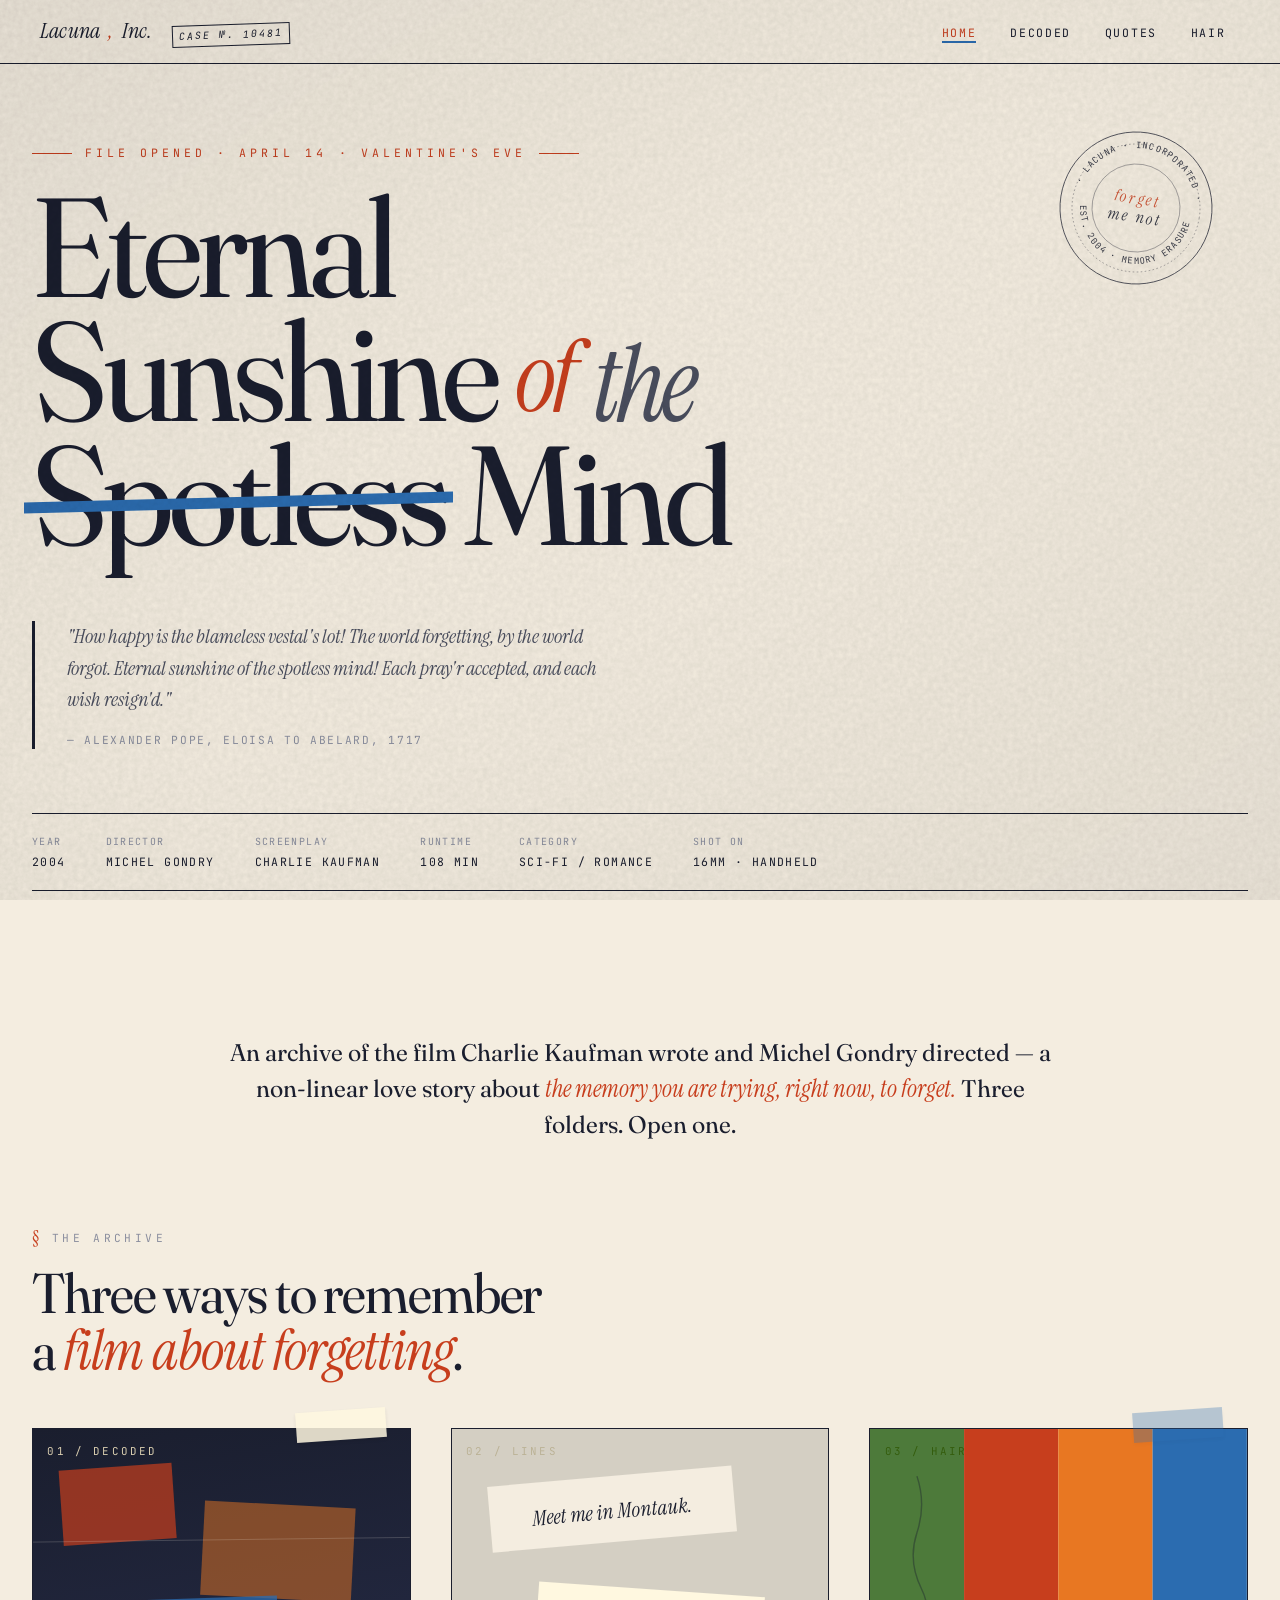
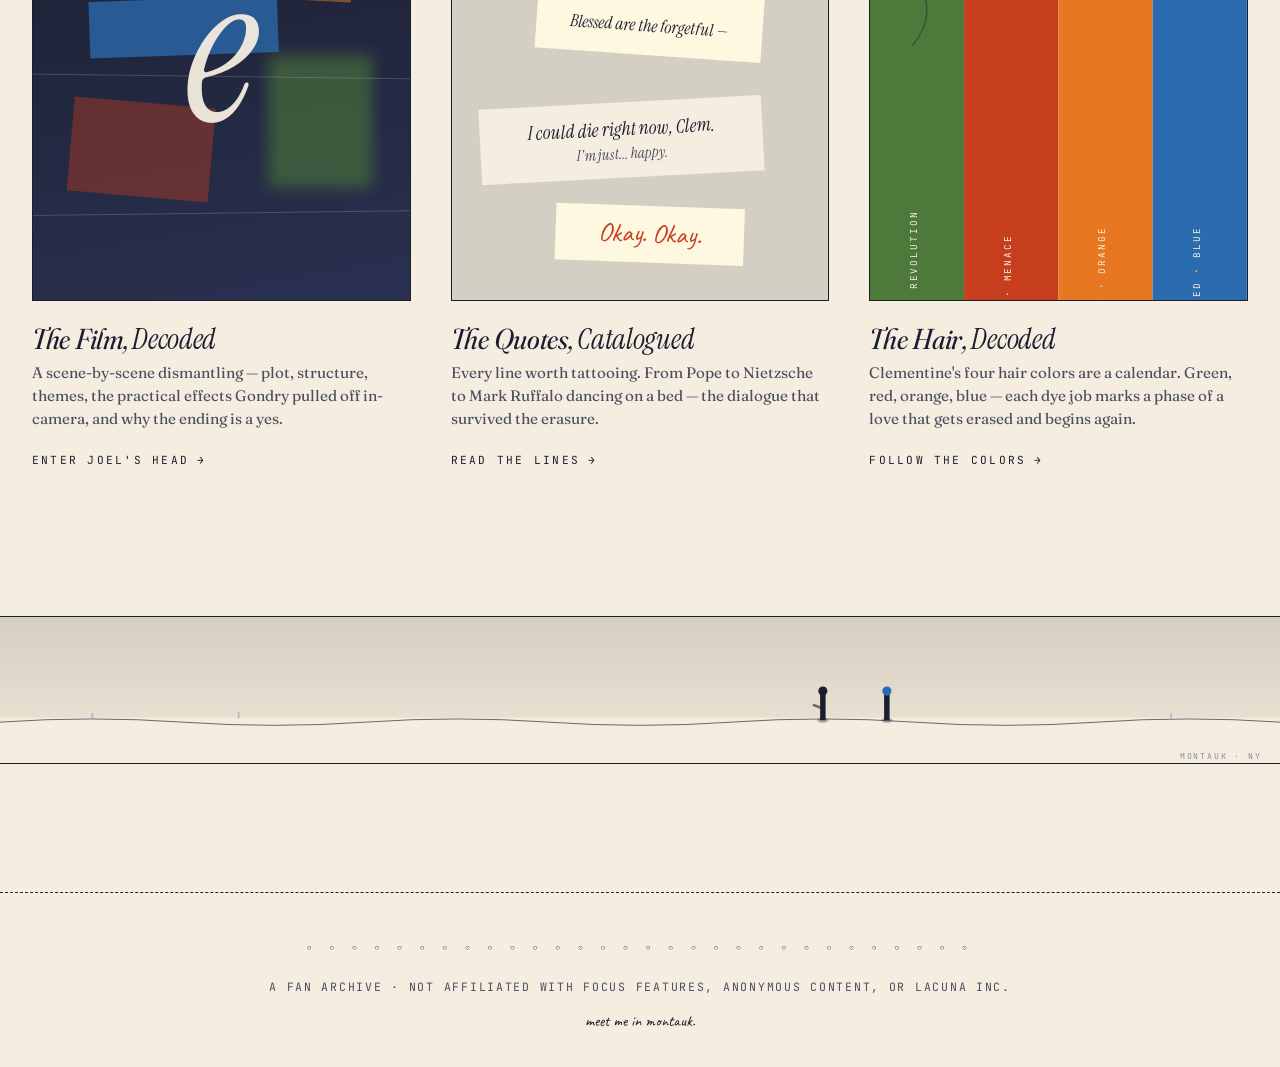
<file: index.html>
<!DOCTYPE html>
<html lang="en">
<head>
<meta charset="UTF-8">
<meta name="viewport" content="width=device-width, initial-scale=1.0">
<title>Eternal Sunshine of the Spotless Mind — A Decoded Archive</title>
<link rel="stylesheet" href="styles.css">
<style>
/* -------- index-specific -------- */
.hero {
  padding: 5rem 2rem 3rem;
  position: relative;
  overflow: hidden;
}
.hero-inner {
  max-width: 1280px;
  margin: 0 auto;
  position: relative;
}
.lacuna-seal {
  position: absolute;
  top: -1rem;
  right: 2rem;
  width: 160px;
  height: 160px;
  opacity: 0.85;
  transform: rotate(9deg);
  z-index: 1;
}
.lacuna-seal text { font-family: 'JetBrains Mono', monospace; font-size: 11px; letter-spacing: 0.15em; }
.lacuna-seal .inner { font-family: 'Instrument Serif', serif; font-size: 20px; font-style: italic; }
.lacuna-seal circle { fill: none; stroke: var(--ink); }

.pre-title {
  font-family: 'JetBrains Mono', monospace;
  font-size: 0.72rem;
  letter-spacing: 0.35em;
  text-transform: uppercase;
  color: var(--red-menace);
  margin-bottom: 1.4rem;
  display: flex;
  align-items: center;
  gap: 0.8rem;
}
.pre-title::before, .pre-title::after {
  content: '';
  height: 1px;
  background: var(--red-menace);
  flex: 0 0 40px;
}

.mega-title {
  font-family: 'Fraunces', serif;
  font-variation-settings: 'opsz' 144, 'SOFT' 30;
  font-weight: 400;
  font-size: clamp(3.2rem, 11vw, 10rem);
  line-height: 0.88;
  letter-spacing: -0.035em;
  margin-bottom: 2rem;
  position: relative;
}
.mega-title .of {
  font-family: 'Instrument Serif', serif;
  font-style: italic;
  font-weight: 400;
  color: var(--red-menace);
  font-size: 0.7em;
  display: inline-block;
  transform: translateY(-0.1em);
}
.mega-title .the {
  font-style: italic;
  font-family: 'Instrument Serif', serif;
  color: var(--ink-soft);
  font-size: 0.75em;
}
.mega-title .spotless {
  position: relative;
  display: inline-block;
}
.mega-title .spotless::after {
  content: '';
  position: absolute;
  left: -2%;
  right: -2%;
  top: 52%;
  height: 0.08em;
  background: var(--blessed-blue);
  transform: skewY(-1.5deg);
}

.pope-quote {
  max-width: 580px;
  margin-top: 2rem;
  padding-left: 2rem;
  border-left: 3px solid var(--ink);
  font-family: 'Instrument Serif', serif;
  font-style: italic;
  font-size: clamp(1.05rem, 1.6vw, 1.35rem);
  line-height: 1.55;
  color: var(--ink-soft);
}
.pope-quote cite {
  display: block;
  margin-top: 1rem;
  font-style: normal;
  font-family: 'JetBrains Mono', monospace;
  font-size: 0.7rem;
  letter-spacing: 0.15em;
  text-transform: uppercase;
  color: var(--ink-whisper);
}

/* film meta strip */
.meta-strip {
  display: flex;
  gap: 2.5rem;
  flex-wrap: wrap;
  margin-top: 4rem;
  padding: 1.2rem 0;
  border-top: 1px solid var(--ink);
  border-bottom: 1px solid var(--ink);
  font-family: 'JetBrains Mono', monospace;
  font-size: 0.72rem;
  letter-spacing: 0.12em;
  text-transform: uppercase;
}
.meta-strip .meta-item { display: flex; flex-direction: column; gap: 0.2rem; }
.meta-strip .meta-label { color: var(--ink-whisper); font-size: 0.62rem; }
.meta-strip .meta-value { color: var(--ink); }

/* -------- Entry Cards -------- */
.entry-section {
  padding: 5rem 2rem 3rem;
  max-width: 1280px;
  margin: 0 auto;
}
.section-label {
  font-family: 'JetBrains Mono', monospace;
  font-size: 0.7rem;
  letter-spacing: 0.3em;
  text-transform: uppercase;
  color: var(--ink-whisper);
  margin-bottom: 0.6rem;
  display: flex;
  align-items: center;
  gap: 0.6rem;
}
.section-label::before { content: '§'; color: var(--red-menace); font-family: 'Instrument Serif', serif; font-size: 1.2rem; }

.entry-heading {
  font-family: 'Fraunces', serif;
  font-size: clamp(2rem, 5vw, 3.5rem);
  letter-spacing: -0.02em;
  margin-bottom: 3rem;
  font-weight: 400;
}
.entry-heading em {
  font-family: 'Instrument Serif', serif;
  font-weight: 400;
  color: var(--red-menace);
}

.card-grid {
  display: grid;
  grid-template-columns: repeat(3, 1fr);
  gap: 2.5rem;
}
@media (max-width: 960px) { .card-grid { grid-template-columns: 1fr; gap: 2rem; } }

.entry-card {
  position: relative;
  background: var(--paper);
  text-decoration: none;
  color: var(--ink);
  display: flex;
  flex-direction: column;
  padding: 0;
  transition: transform 0.4s cubic-bezier(0.2, 0.8, 0.2, 1);
}
.entry-card:hover { transform: translateY(-6px); }

.card-art {
  aspect-ratio: 4/5;
  position: relative;
  overflow: hidden;
  border: 1px solid var(--ink);
  background: var(--ink);
}
.card-art svg { width: 100%; height: 100%; display: block; }

.card-number {
  position: absolute;
  top: 0.9rem;
  left: 0.9rem;
  font-family: 'JetBrains Mono', monospace;
  font-size: 0.68rem;
  letter-spacing: 0.2em;
  color: var(--paper);
  z-index: 2;
  mix-blend-mode: difference;
}
.card-tape {
  position: absolute;
  top: -18px;
  right: 25px;
  width: 90px;
  height: 30px;
  background: var(--lacuna-tape);
  opacity: 0.85;
  transform: rotate(-4deg);
  box-shadow: 0 2px 4px rgba(0,0,0,0.1);
  z-index: 3;
}

.card-body {
  padding: 1.5rem 0 0;
}
.card-title {
  font-family: 'Fraunces', serif;
  font-size: 1.8rem;
  font-weight: 400;
  letter-spacing: -0.01em;
  margin-bottom: 0.5rem;
  line-height: 1;
}
.card-title em {
  font-family: 'Instrument Serif', serif;
  font-style: italic;
  font-weight: 400;
}
.card-desc {
  font-family: 'Fraunces', serif;
  font-variation-settings: 'opsz' 14;
  font-size: 0.95rem;
  color: var(--ink-soft);
  line-height: 1.5;
  margin-bottom: 1rem;
}
.card-cta {
  font-family: 'JetBrains Mono', monospace;
  font-size: 0.7rem;
  letter-spacing: 0.2em;
  text-transform: uppercase;
  display: inline-flex;
  align-items: center;
  gap: 0.5rem;
  color: var(--ink);
  transition: gap 0.3s, color 0.3s;
}
.card-cta .arrow { transition: transform 0.3s; }
.entry-card:hover .card-cta { gap: 1rem; color: var(--red-menace); }
.entry-card:hover .card-cta .arrow { transform: translateX(4px); }

/* Card art specific */
.card-decode { background: linear-gradient(170deg, var(--ink) 0%, #2a3050 100%); }
.card-quotes { background: var(--montauk-fog); }
.card-hair { background: var(--lacuna-tape); }

/* -------- Intro paragraph band -------- */
.intro-band {
  margin: 6rem auto 0;
  max-width: 900px;
  padding: 0 2rem;
  text-align: center;
}
.intro-band p {
  font-family: 'Fraunces', serif;
  font-variation-settings: 'opsz' 60;
  font-size: clamp(1.15rem, 2vw, 1.5rem);
  line-height: 1.5;
  color: var(--ink);
}
.intro-band p em { font-family: 'Instrument Serif', serif; color: var(--red-menace); }

/* ticker scribbles (handwritten footnotes scattered) */
.scribble {
  font-family: 'Caveat', cursive;
  color: var(--red-menace);
  font-size: 1.3rem;
  transform: rotate(-3deg);
  display: inline-block;
}

/* montauk beach svg wrapper */
.montauk-strip {
  margin-top: 6rem;
  overflow: hidden;
  border-top: 1px solid var(--ink);
  border-bottom: 1px solid var(--ink);
  background: var(--paper-shadow);
}
.montauk-strip svg { display: block; width: 100%; height: auto; }

@media (max-width: 760px) {
  .lacuna-seal { width: 100px; height: 100px; top: -1rem; right: 1rem; }
  .hero { padding: 3rem 1.2rem 2rem; }
  .meta-strip { gap: 1.5rem; }
}
</style>
</head>
<body>

<nav class="lacuna-nav">
  <a href="index.html" class="nav-brand">
    Lacuna<span class="ampersand">,</span> Inc.
    <span class="stamp">Case №. 10481</span>
  </a>
  <ul class="nav-links">
    <li><a href="index.html" class="active">Home</a></li>
    <li><a href="decoded.html">Decoded</a></li>
    <li><a href="quotes.html">Quotes</a></li>
    <li><a href="hair.html">Hair</a></li>
  </ul>
</nav>

<section class="hero">
  <div class="hero-inner">

    <!-- Lacuna Inc seal -->
    <svg class="lacuna-seal" viewBox="0 0 200 200" aria-hidden="true">
      <circle cx="100" cy="100" r="95" stroke-width="1"/>
      <circle cx="100" cy="100" r="80" stroke-width="0.5" stroke-dasharray="2 3"/>
      <circle cx="100" cy="100" r="55" stroke-width="0.5"/>
      <path id="seal-top" d="M 100,100 m -75,0 a 75,75 0 1,1 150,0" fill="none"/>
      <path id="seal-bottom" d="M 100,100 m -70,0 a 70,70 0 1,0 140,0" fill="none"/>
      <text fill="#1a1e2e"><textPath href="#seal-top" startOffset="50%" text-anchor="middle">· LACUNA · INCORPORATED ·</textPath></text>
      <text fill="#1a1e2e"><textPath href="#seal-bottom" startOffset="50%" text-anchor="middle">EST. 2004 · MEMORY ERASURE</textPath></text>
      <text class="inner" x="100" y="95" text-anchor="middle" fill="#c73e1d">forget</text>
      <text class="inner" x="100" y="118" text-anchor="middle" fill="#1a1e2e" font-size="14">me not</text>
    </svg>

    <div class="pre-title">File Opened · April 14 · Valentine's Eve</div>

    <h1 class="mega-title">
      Eternal<br>
      Sunshine <span class="of">of</span> <span class="the">the</span><br>
      <span class="spotless">Spotless</span> Mind
    </h1>

    <div style="display: flex; gap: 3rem; flex-wrap: wrap; align-items: flex-start;">
      <blockquote class="pope-quote">
        "How happy is the blameless vestal's lot! The world forgetting, by the world forgot. Eternal sunshine of the spotless mind! Each pray'r accepted, and each wish resign'd."
        <cite>— Alexander Pope, Eloisa to Abelard, 1717</cite>
      </blockquote>
    </div>

    <div class="meta-strip">
      <div class="meta-item"><span class="meta-label">Year</span><span class="meta-value">2004</span></div>
      <div class="meta-item"><span class="meta-label">Director</span><span class="meta-value">Michel Gondry</span></div>
      <div class="meta-item"><span class="meta-label">Screenplay</span><span class="meta-value">Charlie Kaufman</span></div>
      <div class="meta-item"><span class="meta-label">Runtime</span><span class="meta-value">108 min</span></div>
      <div class="meta-item"><span class="meta-label">Category</span><span class="meta-value">Sci-Fi / Romance</span></div>
      <div class="meta-item"><span class="meta-label">Shot On</span><span class="meta-value">16mm · Handheld</span></div>
    </div>
  </div>
</section>

<section class="intro-band">
  <p>
    An archive of the film Charlie Kaufman wrote and Michel Gondry directed — a non-linear love story about <em>the memory you are trying, right now, to forget.</em> Three folders. Open one.
  </p>
</section>

<section class="entry-section">
  <div class="section-label">The Archive</div>
  <h2 class="entry-heading">Three ways to remember<br>a <em>film about forgetting</em>.</h2>

  <div class="card-grid">

    <!-- DECODED CARD -->
    <a href="decoded.html" class="entry-card erase-on-hover">
      <div class="card-tape"></div>
      <div class="card-art card-decode">
        <span class="card-number">01 / DECODED</span>
        <svg viewBox="0 0 400 500" preserveAspectRatio="xMidYMid slice">
          <defs>
            <filter id="blur1"><feGaussianBlur stdDeviation="8"/></filter>
          </defs>
          <!-- memory fragments -->
          <rect x="30" y="40" width="120" height="80" fill="#c73e1d" opacity="0.7" transform="rotate(-4 90 80)"/>
          <rect x="180" y="80" width="160" height="100" fill="#e87722" opacity="0.5" transform="rotate(3 260 130)"/>
          <rect x="60" y="180" width="200" height="60" fill="#2b6cb0" opacity="0.75" transform="rotate(-2 160 210)"/>
          <rect x="250" y="240" width="110" height="140" filter="url(#blur1)" fill="#4d7a3a" opacity="0.6"/>
          <rect x="40" y="290" width="150" height="100" fill="#c73e1d" opacity="0.4" transform="rotate(5 115 340)"/>
          <!-- noise lines -->
          <g stroke="#f4ede0" stroke-width="0.5" opacity="0.4">
            <line x1="0" y1="120" x2="400" y2="115"/>
            <line x1="0" y1="260" x2="400" y2="265"/>
            <line x1="0" y1="410" x2="400" y2="405"/>
          </g>
          <!-- big letter -->
          <text x="200" y="310" font-family="Instrument Serif" font-size="220" font-style="italic" fill="#f4ede0" text-anchor="middle" opacity="0.95">e</text>
        </svg>
      </div>
      <div class="card-body">
        <h3 class="card-title">The Film, <em>Decoded</em></h3>
        <p class="card-desc">A scene-by-scene dismantling — plot, structure, themes, the practical effects Gondry pulled off in-camera, and why the ending is a yes.</p>
        <span class="card-cta">Enter Joel's Head <span class="arrow">→</span></span>
      </div>
    </a>

    <!-- QUOTES CARD -->
    <a href="quotes.html" class="entry-card erase-on-hover">
      <div class="card-art card-quotes">
        <span class="card-number" style="color: #1a1e2e;">02 / LINES</span>
        <svg viewBox="0 0 400 500" preserveAspectRatio="xMidYMid slice">
          <rect width="400" height="500" fill="#d4cfc3"/>
          <!-- torn paper scraps -->
          <g font-family="Instrument Serif" font-style="italic" fill="#1a1e2e">
            <rect x="40" y="50" width="260" height="70" fill="#f4ede0" transform="rotate(-5 170 85)"/>
            <text x="170" y="95" font-size="22" text-anchor="middle" transform="rotate(-5 170 85)">Meet me in Montauk.</text>

            <rect x="90" y="170" width="240" height="70" fill="#fff8e0" transform="rotate(4 210 205)"/>
            <text x="210" y="215" font-size="18" text-anchor="middle" transform="rotate(4 210 205)">Blessed are the forgetful —</text>

            <rect x="30" y="290" width="300" height="80" fill="#f4ede0" transform="rotate(-3 180 330)"/>
            <text x="180" y="325" font-size="20" text-anchor="middle" transform="rotate(-3 180 330)">I could die right now, Clem.</text>
            <text x="180" y="350" font-size="16" text-anchor="middle" transform="rotate(-3 180 330)" fill="#4a4e5e">I'm just... happy.</text>

            <rect x="110" y="400" width="200" height="60" fill="#fff8e0" transform="rotate(2 210 430)"/>
            <text x="210" y="438" font-size="28" text-anchor="middle" font-family="Caveat" font-style="normal" fill="#c73e1d" transform="rotate(2 210 430)">Okay. Okay.</text>
          </g>
        </svg>
      </div>
      <div class="card-body">
        <h3 class="card-title">The Quotes, <em>Catalogued</em></h3>
        <p class="card-desc">Every line worth tattooing. From Pope to Nietzsche to Mark Ruffalo dancing on a bed — the dialogue that survived the erasure.</p>
        <span class="card-cta">Read the Lines <span class="arrow">→</span></span>
      </div>
    </a>

    <!-- HAIR CARD -->
    <a href="hair.html" class="entry-card erase-on-hover">
      <div class="card-tape" style="background: var(--blessed-blue); opacity: 0.3;"></div>
      <div class="card-art card-hair">
        <span class="card-number" style="color: #1a1e2e;">03 / HAIR</span>
        <svg viewBox="0 0 400 500" preserveAspectRatio="xMidYMid slice">
          <rect width="400" height="500" fill="#fff8e0"/>
          <!-- four hair color bands -->
          <g>
            <rect x="0" y="0" width="100" height="500" fill="#4d7a3a"/>
            <rect x="100" y="0" width="100" height="500" fill="#c73e1d"/>
            <rect x="200" y="0" width="100" height="500" fill="#e87722"/>
            <rect x="300" y="0" width="100" height="500" fill="#2b6cb0"/>
          </g>
          <!-- labels -->
          <g font-family="JetBrains Mono" font-size="10" fill="#f4ede0" letter-spacing="2">
            <text x="50" y="480" text-anchor="middle" transform="rotate(-90 50 480)">GREEN · REVOLUTION</text>
            <text x="150" y="480" text-anchor="middle" transform="rotate(-90 150 480)">RED · MENACE</text>
            <text x="250" y="480" text-anchor="middle" transform="rotate(-90 250 480)">AGENT · ORANGE</text>
            <text x="350" y="480" text-anchor="middle" transform="rotate(-90 350 480)">BLESSED · BLUE</text>
          </g>
          <!-- little strand -->
          <path d="M 50 50 Q 60 80 50 110 T 55 170 T 45 230" stroke="#1a1e2e" stroke-width="1.5" fill="none" opacity="0.4"/>
        </svg>
      </div>
      <div class="card-body">
        <h3 class="card-title">The Hair, <em>Decoded</em></h3>
        <p class="card-desc">Clementine's four hair colors are a calendar. Green, red, orange, blue — each dye job marks a phase of a love that gets erased and begins again.</p>
        <span class="card-cta">Follow the Colors <span class="arrow">→</span></span>
      </div>
    </a>

  </div>
</section>

<!-- Montauk beach -->
<div class="montauk-strip">
  <svg viewBox="0 0 1400 160" preserveAspectRatio="xMidYMid slice" aria-hidden="true">
    <defs>
      <linearGradient id="skyGrad" x1="0" x2="0" y1="0" y2="1">
        <stop offset="0%" stop-color="#d4cfc3"/>
        <stop offset="100%" stop-color="#e8dfd0"/>
      </linearGradient>
    </defs>
    <rect width="1400" height="110" fill="url(#skyGrad)"/>
    <rect y="110" width="1400" height="50" fill="#f4ede0"/>
    <!-- wave line -->
    <path d="M 0 115 Q 100 108 200 115 T 400 115 T 600 115 T 800 115 T 1000 115 T 1200 115 T 1400 115" stroke="#1a1e2e" stroke-width="1" fill="none" opacity="0.7"/>
    <!-- two figures -->
    <g transform="translate(900, 75)" fill="#1a1e2e">
      <ellipse cx="0" cy="38" rx="6" ry="3" opacity="0.3"/>
      <rect x="-3" y="10" width="6" height="28"/>
      <circle cx="0" cy="6" r="5"/>
      <rect x="-3" y="22" width="10" height="3" transform="rotate(20)" opacity="0.6"/>
    </g>
    <g transform="translate(970, 75)" fill="#1a1e2e">
      <ellipse cx="0" cy="38" rx="6" ry="3" opacity="0.3"/>
      <rect x="-3" y="10" width="6" height="28"/>
      <circle cx="0" cy="6" r="5" fill="#2b6cb0"/>
    </g>
    <!-- far horizon marks -->
    <g fill="#1a1e2e" opacity="0.2">
      <rect x="100" y="105" width="2" height="6"/>
      <rect x="260" y="104" width="2" height="7"/>
      <rect x="1280" y="105" width="2" height="6"/>
    </g>
    <text x="1380" y="155" font-family="JetBrains Mono" font-size="9" text-anchor="end" fill="#8a8e9e" letter-spacing="2">MONTAUK · NY</text>
  </svg>
</div>

<footer class="filmstrip">
  A fan archive · not affiliated with Focus Features, Anonymous Content, or Lacuna Inc.
  <div class="signature">meet me in montauk.</div>
</footer>

</body>
</html>
</file>
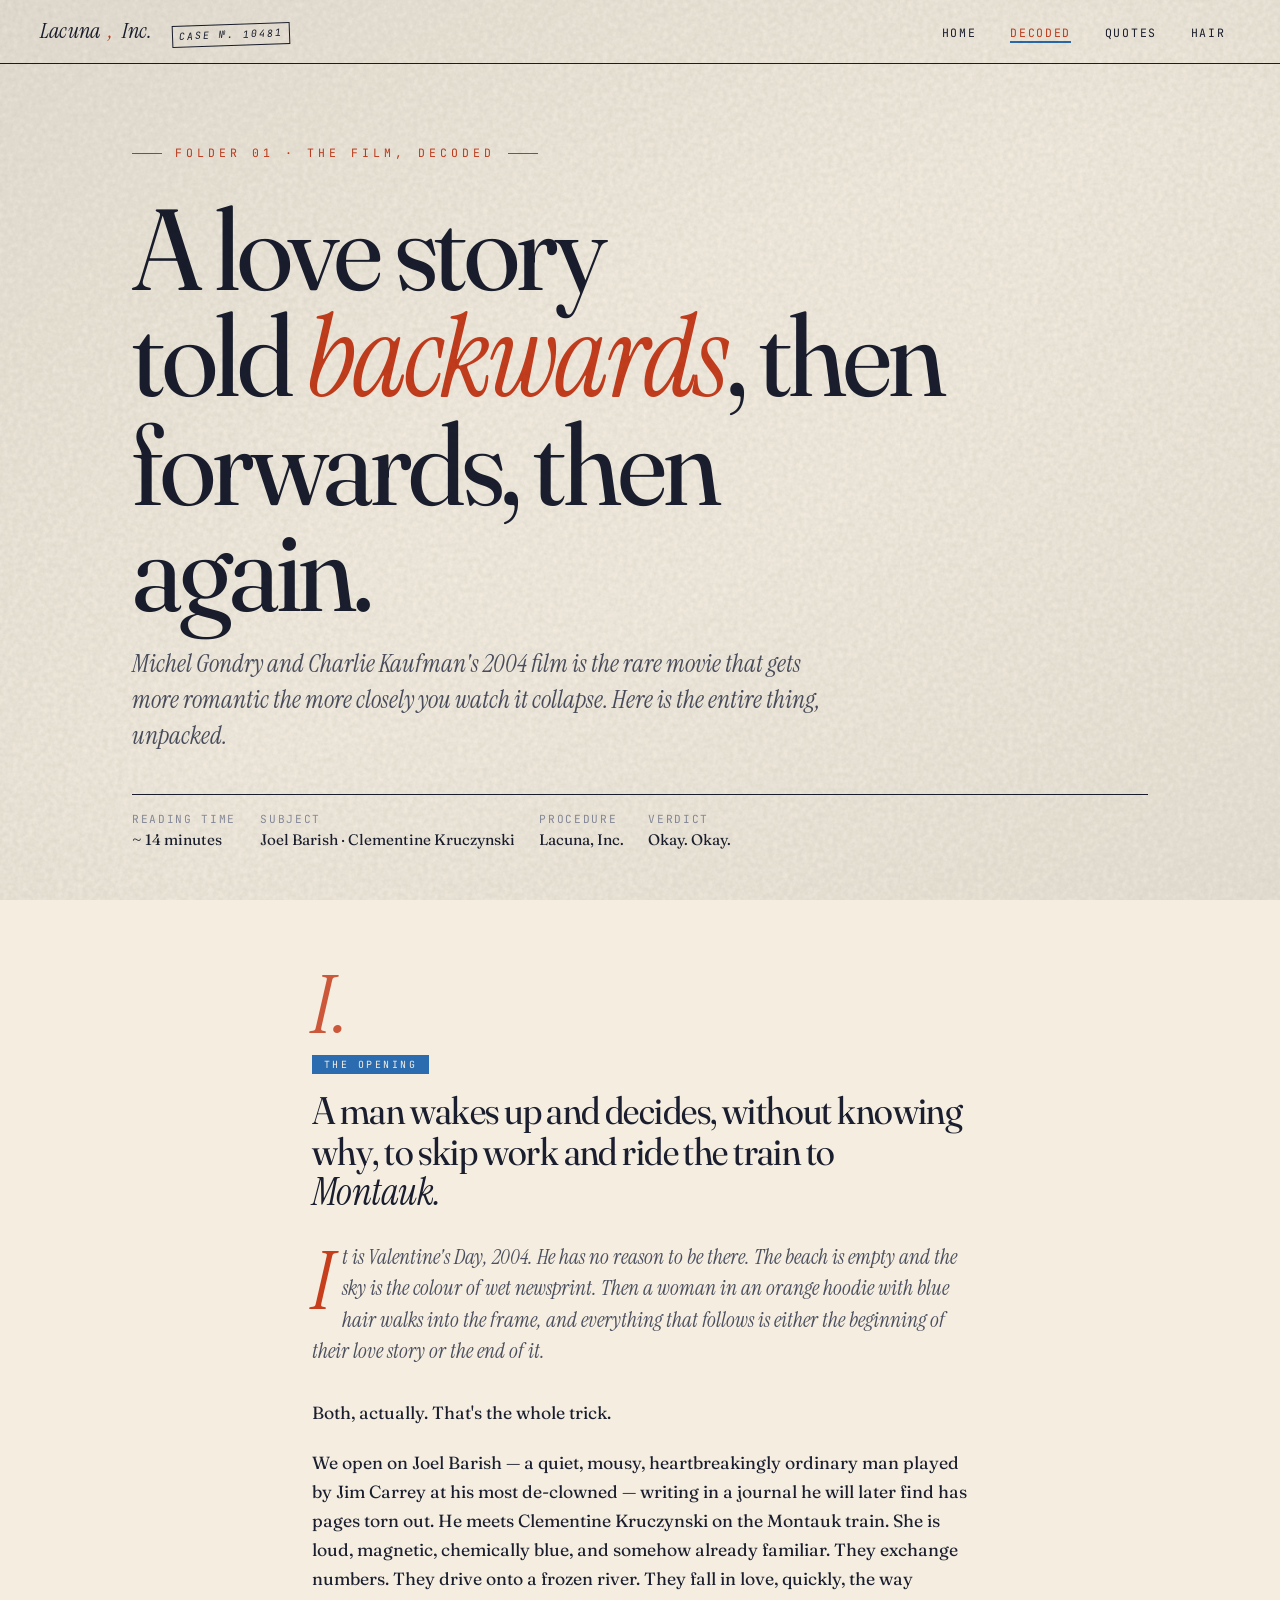
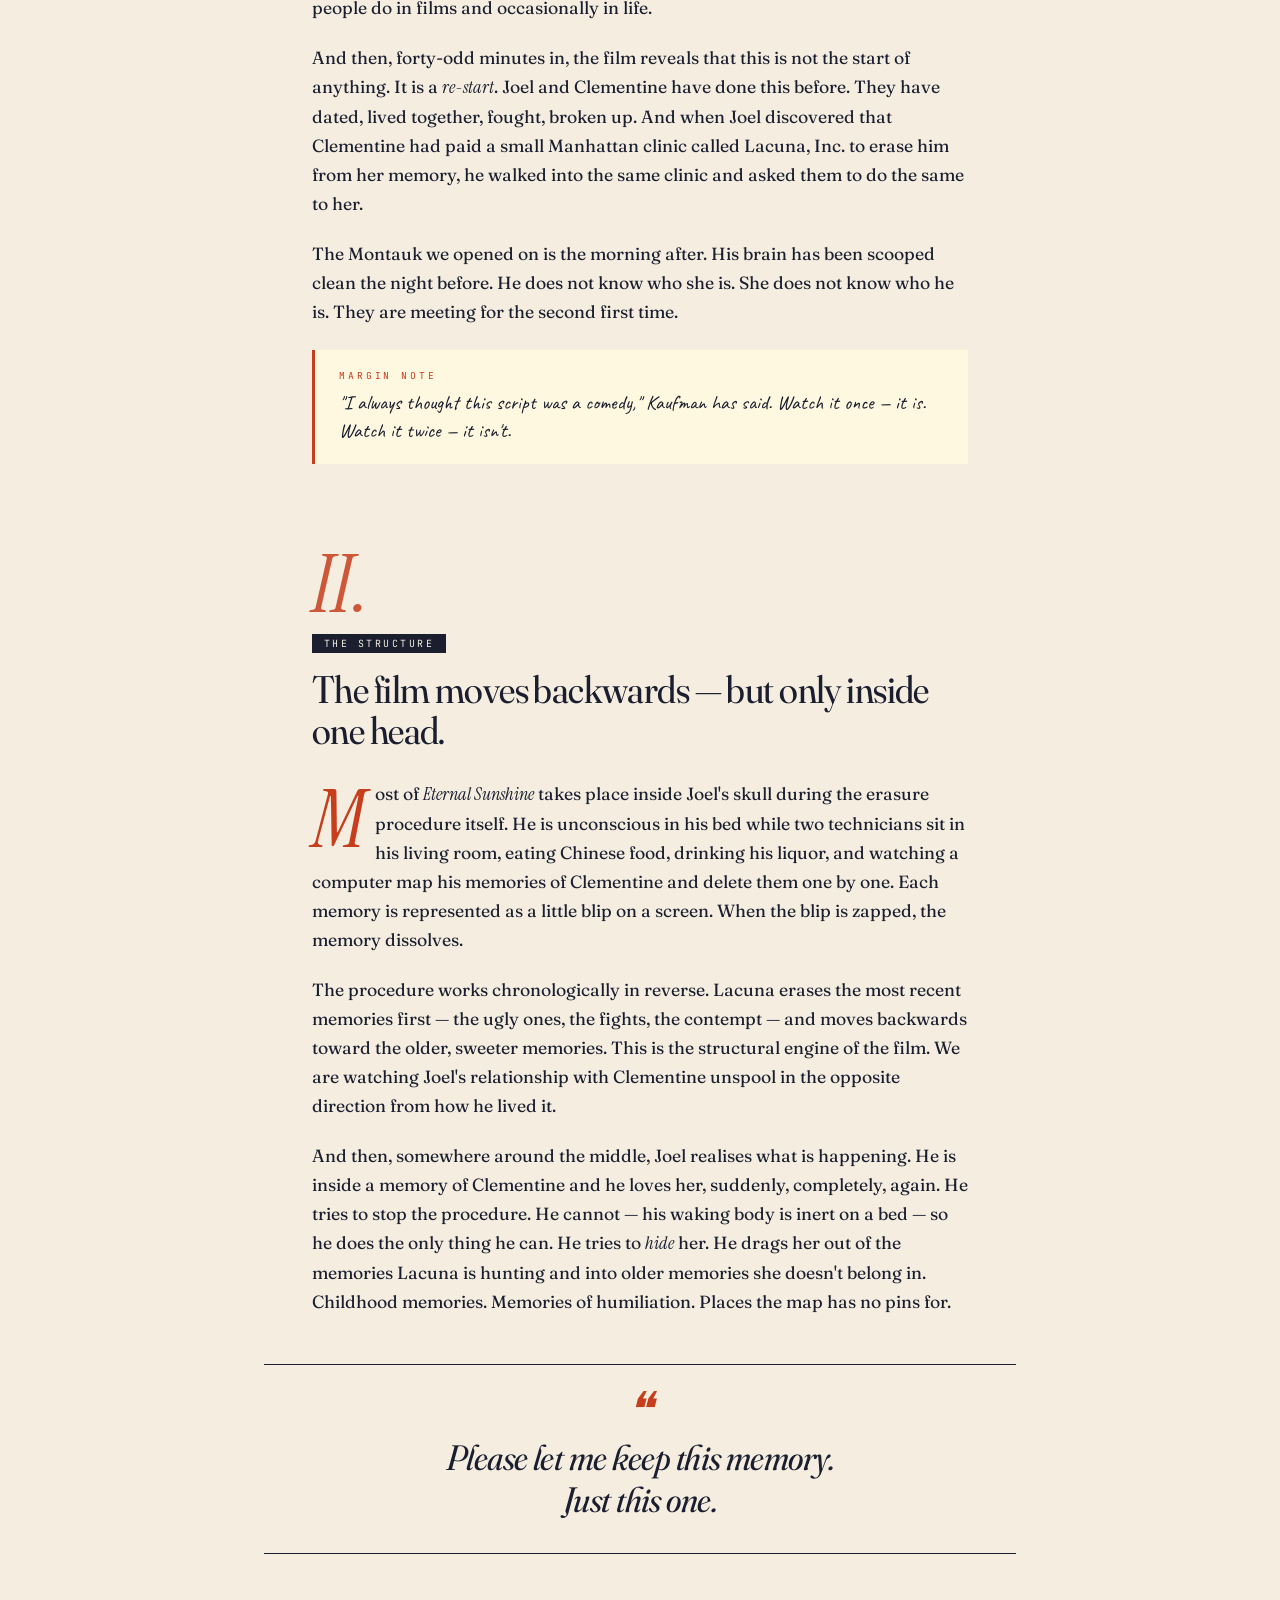
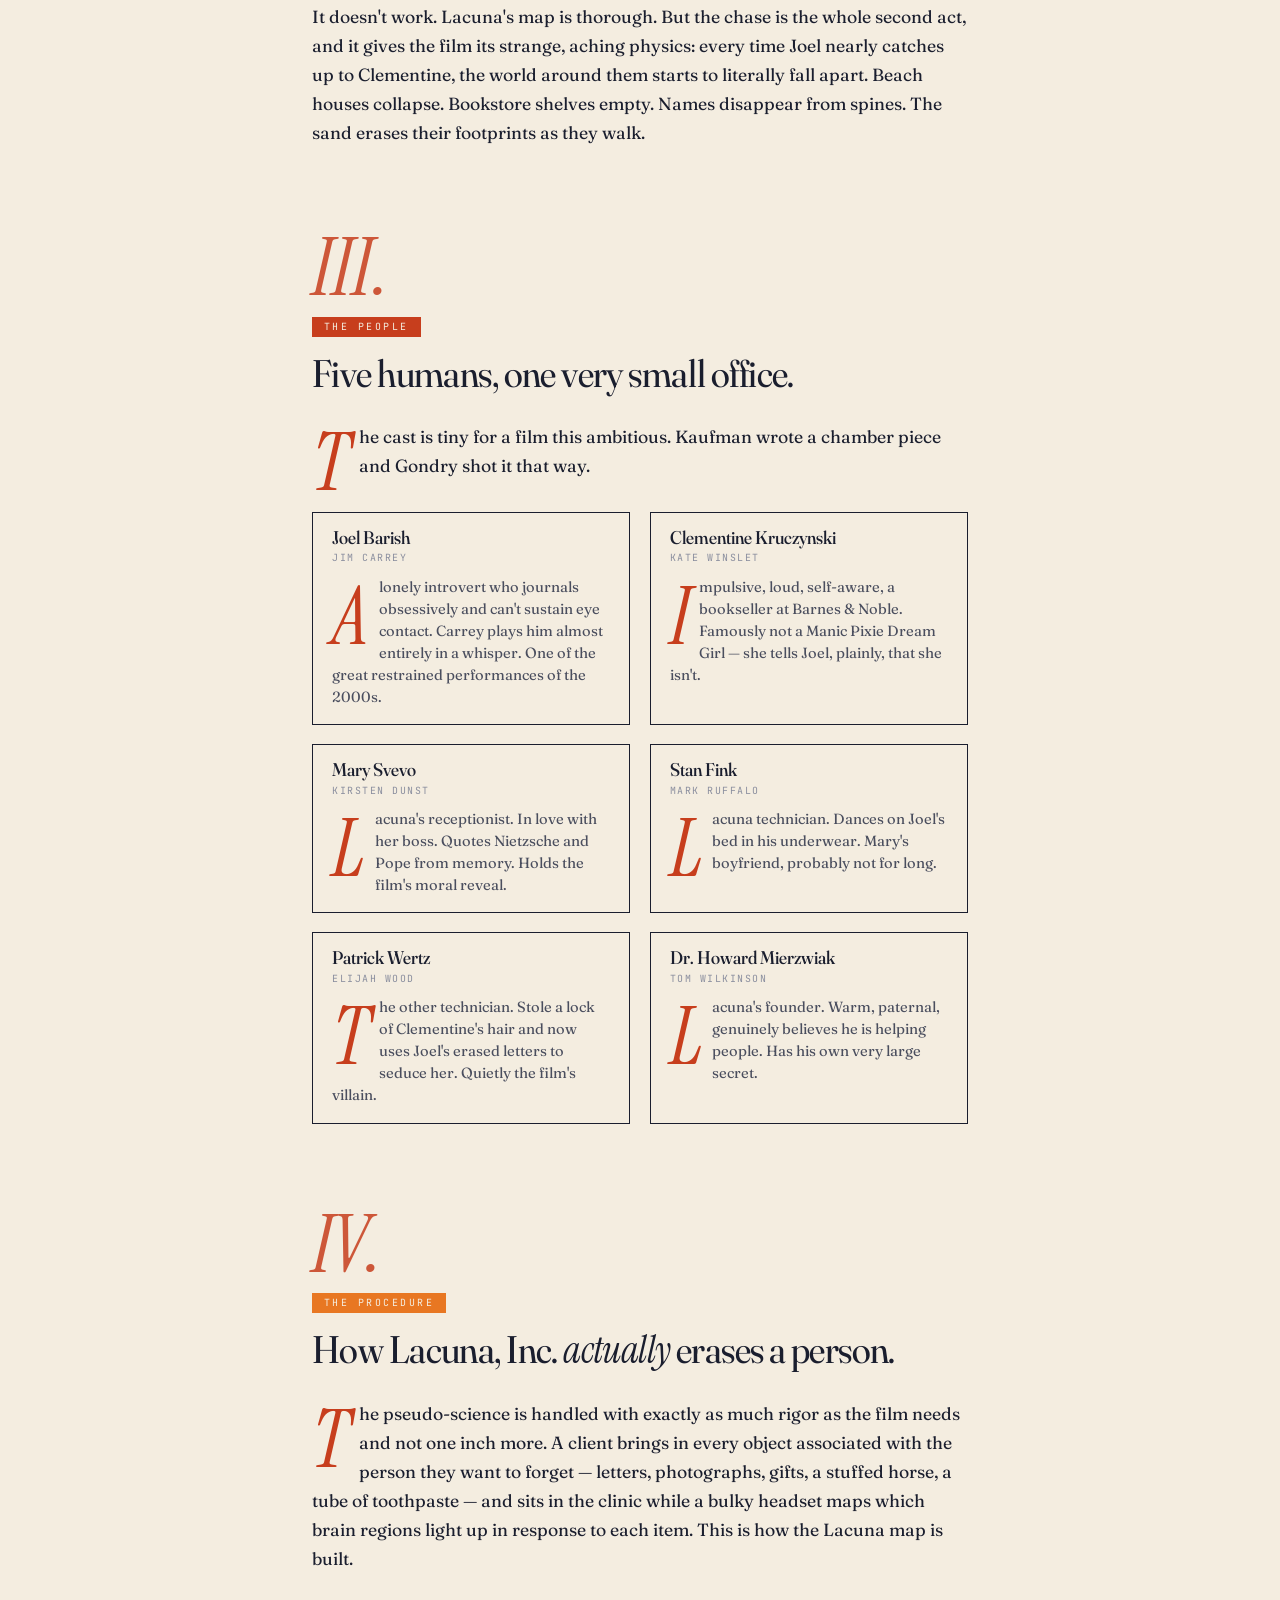
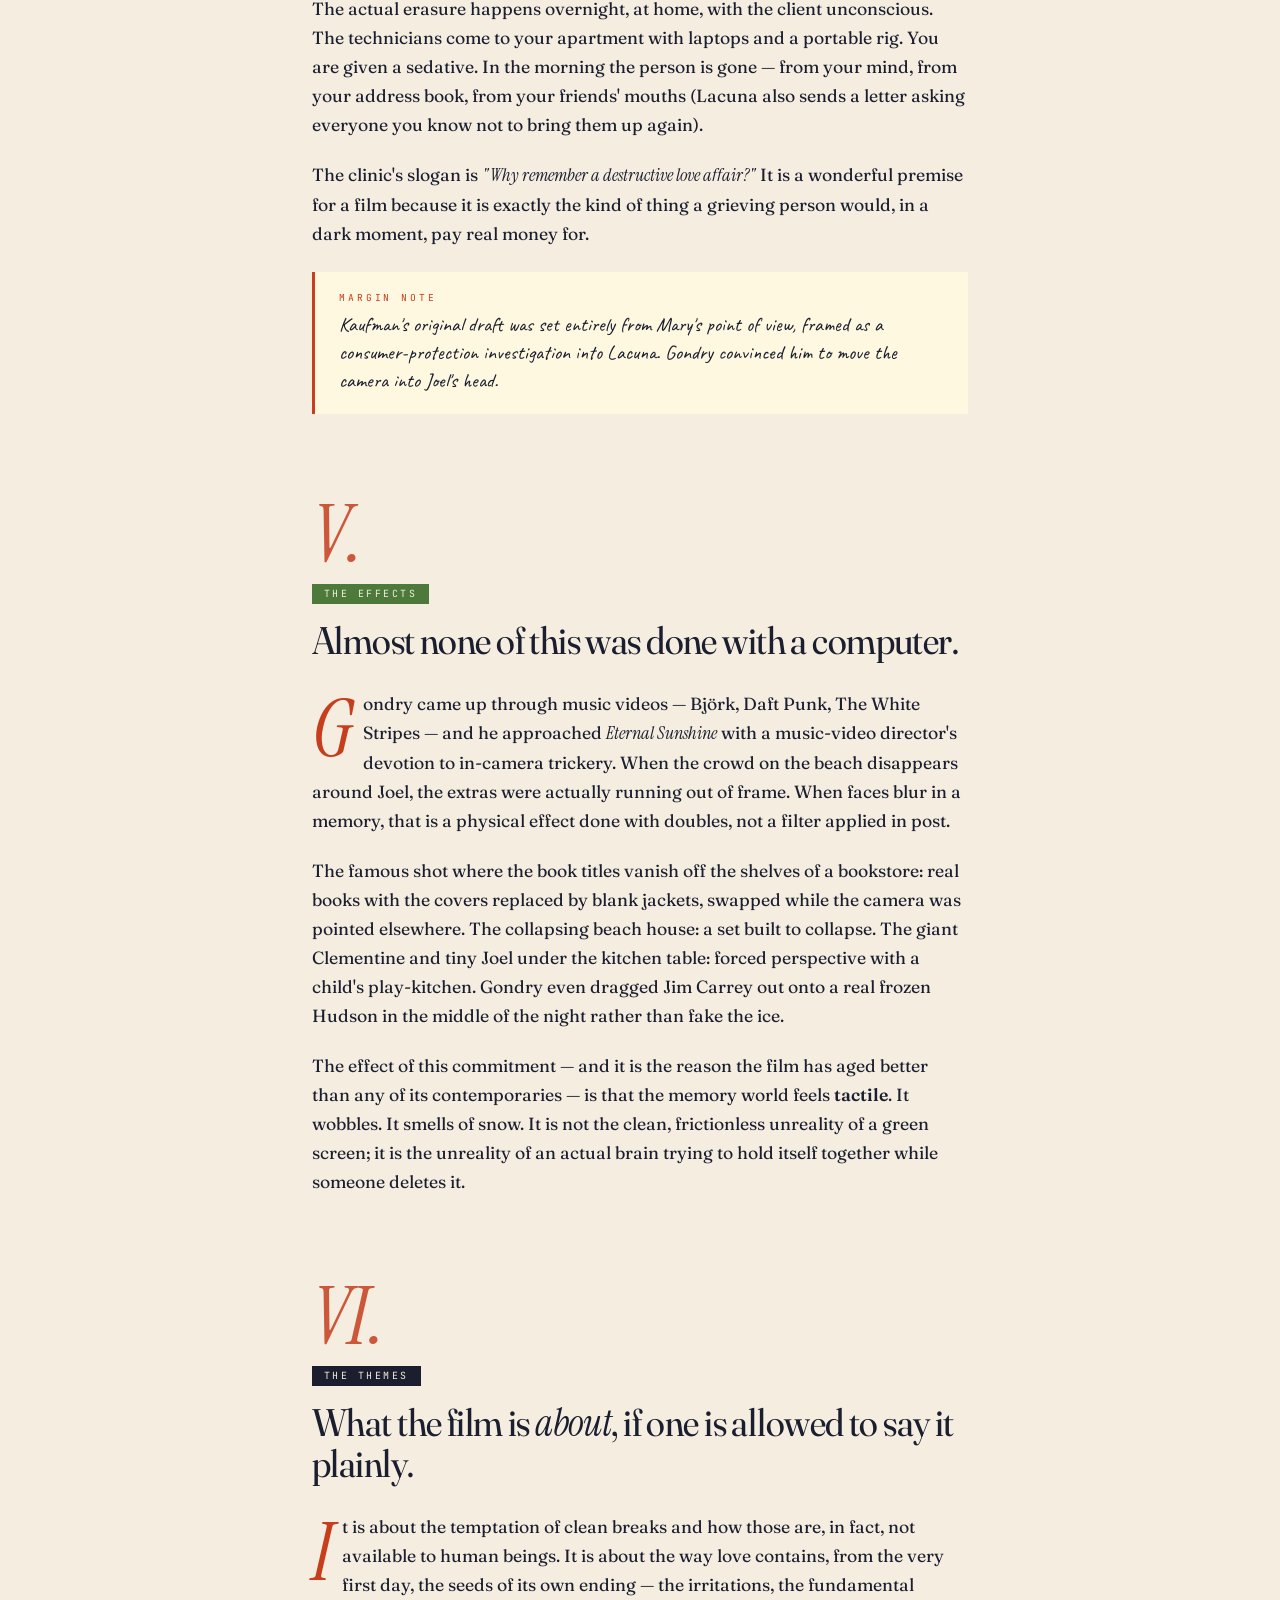
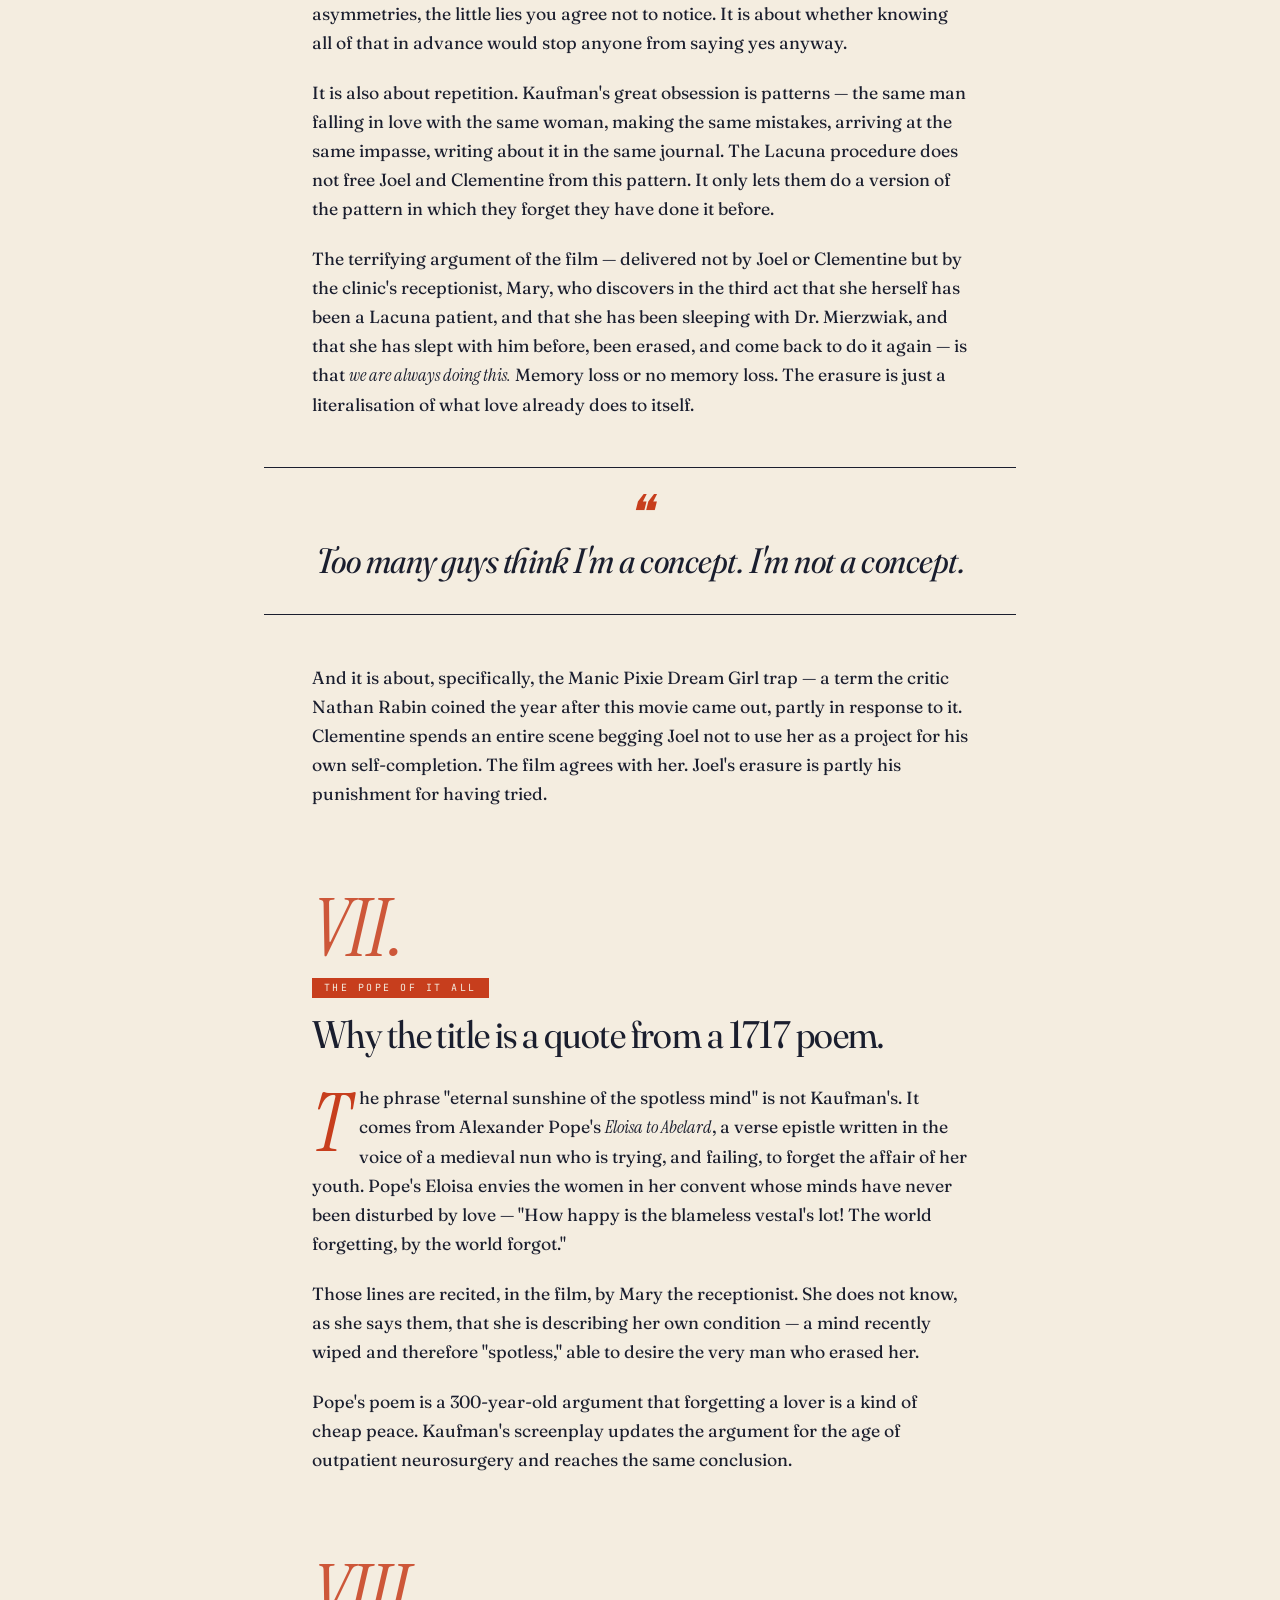
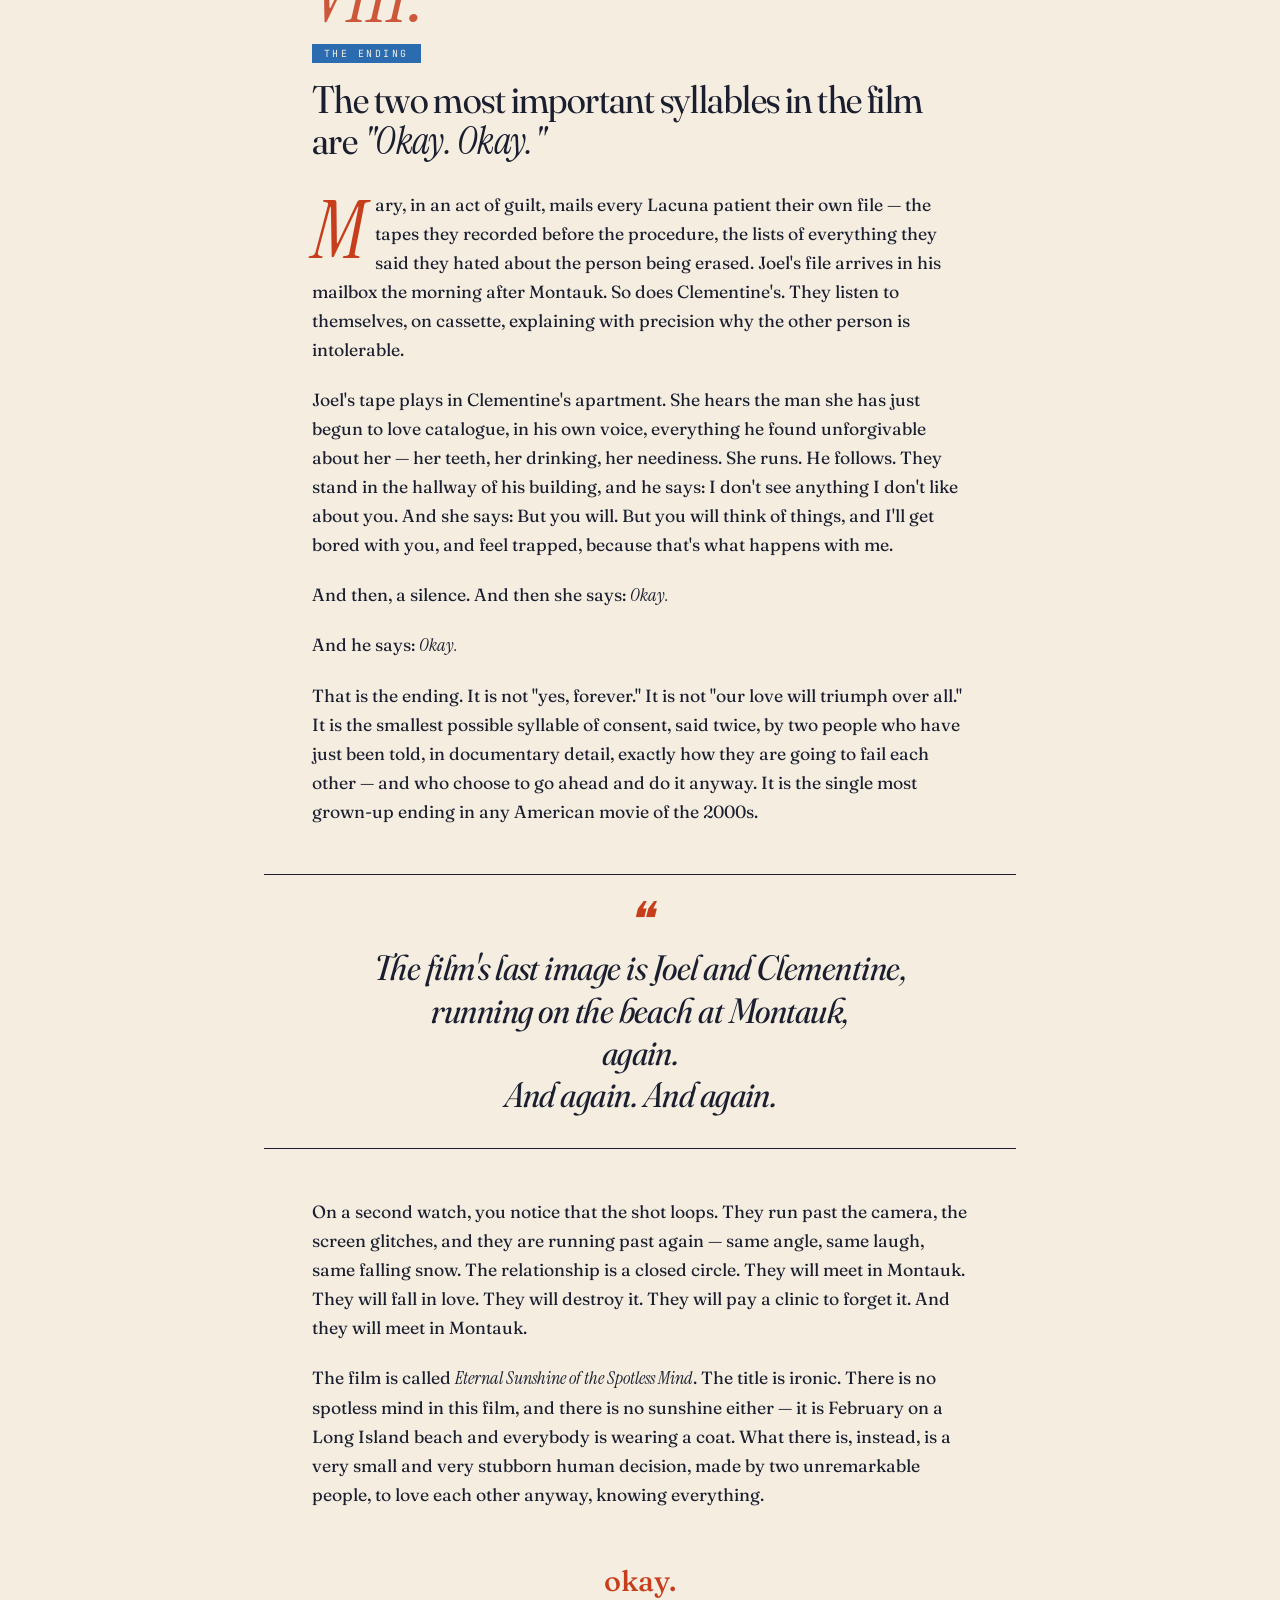
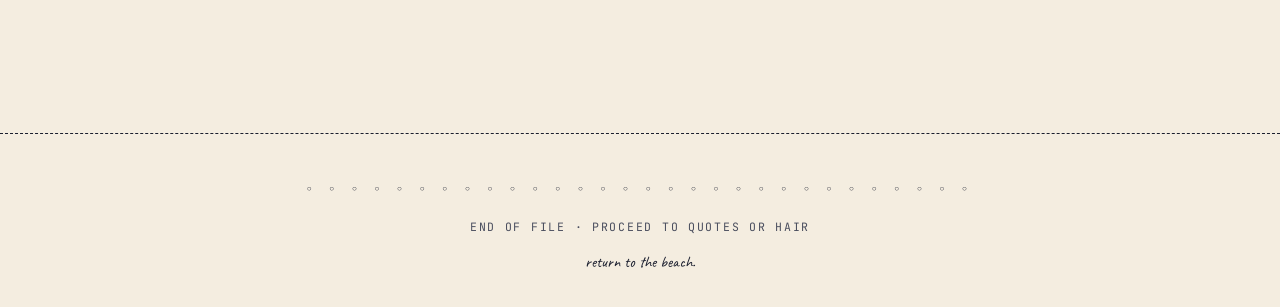
<file: decoded.html>
<!DOCTYPE html>
<html lang="en">
<head>
<meta charset="UTF-8">
<meta name="viewport" content="width=device-width, initial-scale=1.0">
<title>Decoded — Eternal Sunshine of the Spotless Mind</title>
<link rel="stylesheet" href="styles.css">
<style>
/* -------- decoded-specific -------- */
.essay-hero {
  padding: 5rem 2rem 3rem;
  position: relative;
  max-width: 1080px;
  margin: 0 auto;
}
.essay-kicker {
  font-family: 'JetBrains Mono', monospace;
  font-size: 0.72rem;
  letter-spacing: 0.35em;
  text-transform: uppercase;
  color: var(--red-menace);
  margin-bottom: 2rem;
  display: flex;
  align-items: center;
  gap: 0.8rem;
}
.essay-kicker::before, .essay-kicker::after {
  content: '';
  height: 1px;
  background: var(--red-menace);
  flex: 0 0 30px;
}
.essay-title {
  font-family: 'Fraunces', serif;
  font-variation-settings: 'opsz' 144, 'SOFT' 30;
  font-weight: 400;
  font-size: clamp(3rem, 9vw, 7.5rem);
  line-height: 0.92;
  letter-spacing: -0.03em;
  margin-bottom: 1.5rem;
}
.essay-title em {
  font-family: 'Instrument Serif', serif;
  font-style: italic;
  font-weight: 400;
  color: var(--red-menace);
}
.essay-deck {
  font-family: 'Instrument Serif', serif;
  font-style: italic;
  font-size: clamp(1.1rem, 2vw, 1.55rem);
  line-height: 1.45;
  color: var(--ink-soft);
  max-width: 700px;
}
.essay-byline {
  margin-top: 2.5rem;
  font-family: 'JetBrains Mono', monospace;
  font-size: 0.7rem;
  letter-spacing: 0.15em;
  text-transform: uppercase;
  color: var(--ink-whisper);
  display: flex;
  gap: 1.5rem;
  flex-wrap: wrap;
  border-top: 1px solid var(--ink);
  padding-top: 1rem;
}
.essay-byline span strong { color: var(--ink); display: block; font-family: 'Fraunces', serif; font-weight: 400; font-size: 0.95rem; letter-spacing: 0; text-transform: none; }

/* essay body */
.essay {
  max-width: 720px;
  margin: 4rem auto 0;
  padding: 0 2rem;
}
.essay section { margin-bottom: 5rem; position: relative; }
.essay .chapter-num {
  font-family: 'Instrument Serif', serif;
  font-style: italic;
  font-size: 5rem;
  line-height: 1;
  color: var(--red-menace);
  opacity: 0.85;
  margin-bottom: 0.3rem;
}
.essay h2 {
  font-family: 'Fraunces', serif;
  font-size: clamp(1.8rem, 3vw, 2.6rem);
  font-weight: 400;
  letter-spacing: -0.015em;
  margin-bottom: 1.8rem;
  line-height: 1.05;
}
.essay h2 em {
  font-family: 'Instrument Serif', serif;
  font-style: italic;
}
.essay p {
  font-family: 'Fraunces', serif;
  font-variation-settings: 'opsz' 14;
  font-size: 1.1rem;
  line-height: 1.65;
  color: var(--ink);
  margin-bottom: 1.3rem;
}
.essay p.lead {
  font-size: 1.3rem;
  font-family: 'Instrument Serif', serif;
  font-style: italic;
  color: var(--ink-soft);
  line-height: 1.5;
  margin-bottom: 2rem;
}
.essay p:first-of-type::first-letter {
  font-family: 'Instrument Serif', serif;
  font-style: italic;
  font-size: 5rem;
  float: left;
  line-height: 0.8;
  padding: 0.5rem 0.6rem 0 0;
  color: var(--red-menace);
}
.essay em { font-family: 'Instrument Serif', serif; }
.essay strong { font-weight: 600; color: var(--ink); }

/* pullquote */
.pullquote {
  margin: 3rem -3rem;
  padding: 2rem 0;
  border-top: 1px solid var(--ink);
  border-bottom: 1px solid var(--ink);
  font-family: 'Fraunces', serif;
  font-variation-settings: 'opsz' 144, 'SOFT' 30;
  font-weight: 400;
  font-style: italic;
  font-size: clamp(1.5rem, 2.8vw, 2.2rem);
  line-height: 1.2;
  text-align: center;
  letter-spacing: -0.015em;
  color: var(--ink);
}
.pullquote::before {
  content: '❝';
  display: block;
  font-size: 3rem;
  color: var(--red-menace);
  line-height: 0.5;
  margin-bottom: 1rem;
}
@media (max-width: 760px) { .pullquote { margin: 2rem 0; } }

/* margin note */
.margin-note {
  background: var(--lacuna-tape);
  padding: 1.2rem 1.5rem;
  border-left: 3px solid var(--red-menace);
  font-family: 'Caveat', cursive;
  font-size: 1.25rem;
  line-height: 1.4;
  color: var(--ink);
  margin: 1.5rem 0;
}
.margin-note::before {
  content: 'Margin Note';
  display: block;
  font-family: 'JetBrains Mono', monospace;
  font-size: 0.6rem;
  letter-spacing: 0.3em;
  text-transform: uppercase;
  color: var(--red-menace);
  margin-bottom: 0.4rem;
}

/* character list */
.character-grid {
  display: grid;
  grid-template-columns: repeat(2, 1fr);
  gap: 1.2rem;
  margin: 2rem 0 1.5rem;
}
@media (max-width: 600px) { .character-grid { grid-template-columns: 1fr; } }
.character-card {
  border: 1px solid var(--ink);
  padding: 1rem 1.2rem;
  background: var(--paper);
}
.character-card h4 {
  font-family: 'Fraunces', serif;
  font-size: 1.15rem;
  font-weight: 500;
  margin-bottom: 0.15rem;
}
.character-card .actor {
  font-family: 'JetBrains Mono', monospace;
  font-size: 0.62rem;
  letter-spacing: 0.15em;
  text-transform: uppercase;
  color: var(--ink-whisper);
  margin-bottom: 0.6rem;
}
.character-card p {
  font-size: 0.92rem;
  margin: 0;
  line-height: 1.5;
  color: var(--ink-soft);
}
.character-card p::first-letter { font-size: inherit; float: none; padding: 0; font-family: inherit; font-style: inherit; line-height: inherit; color: inherit; }

/* chapter color ribbon */
.chapter-ribbon {
  display: inline-block;
  padding: 2px 12px;
  font-family: 'JetBrains Mono', monospace;
  font-size: 0.62rem;
  letter-spacing: 0.25em;
  text-transform: uppercase;
  color: var(--paper);
  margin-bottom: 1rem;
}
.ribbon-green { background: var(--green-revolution); }
.ribbon-red { background: var(--red-menace); }
.ribbon-orange { background: var(--agent-orange); }
.ribbon-blue { background: var(--blessed-blue); }
.ribbon-ink { background: var(--ink); }
</style>
</head>
<body>

<nav class="lacuna-nav">
  <a href="index.html" class="nav-brand">
    Lacuna<span class="ampersand">,</span> Inc.
    <span class="stamp">Case №. 10481</span>
  </a>
  <ul class="nav-links">
    <li><a href="index.html">Home</a></li>
    <li><a href="decoded.html" class="active">Decoded</a></li>
    <li><a href="quotes.html">Quotes</a></li>
    <li><a href="hair.html">Hair</a></li>
  </ul>
</nav>

<header class="essay-hero">
  <div class="essay-kicker">Folder 01 · The Film, Decoded</div>
  <h1 class="essay-title">A love story<br>told <em>backwards</em>, then<br>forwards, then<br>again.</h1>
  <p class="essay-deck">Michel Gondry and Charlie Kaufman's 2004 film is the rare movie that gets more romantic the more closely you watch it collapse. Here is the entire thing, unpacked.</p>
  <div class="essay-byline">
    <span>Reading time<br><strong>~ 14 minutes</strong></span>
    <span>Subject<br><strong>Joel Barish · Clementine Kruczynski</strong></span>
    <span>Procedure<br><strong>Lacuna, Inc.</strong></span>
    <span>Verdict<br><strong>Okay. Okay.</strong></span>
  </div>
</header>

<article class="essay">

  <!-- Chapter 1 -->
  <section>
    <div class="chapter-num">I.</div>
    <span class="chapter-ribbon ribbon-blue">The Opening</span>
    <h2>A man wakes up and decides, without knowing why, to skip work and ride the train to <em>Montauk.</em></h2>
    <p class="lead">It is Valentine's Day, 2004. He has no reason to be there. The beach is empty and the sky is the colour of wet newsprint. Then a woman in an orange hoodie with blue hair walks into the frame, and everything that follows is either the beginning of their love story or the end of it.</p>
    <p>Both, actually. That's the whole trick.</p>
    <p>We open on Joel Barish — a quiet, mousy, heartbreakingly ordinary man played by Jim Carrey at his most de-clowned — writing in a journal he will later find has pages torn out. He meets Clementine Kruczynski on the Montauk train. She is loud, magnetic, chemically blue, and somehow already familiar. They exchange numbers. They drive onto a frozen river. They fall in love, quickly, the way people do in films and occasionally in life.</p>
    <p>And then, forty-odd minutes in, the film reveals that this is not the start of anything. It is a <em>re-start</em>. Joel and Clementine have done this before. They have dated, lived together, fought, broken up. And when Joel discovered that Clementine had paid a small Manhattan clinic called Lacuna, Inc. to erase him from her memory, he walked into the same clinic and asked them to do the same to her.</p>
    <p>The Montauk we opened on is the morning after. His brain has been scooped clean the night before. He does not know who she is. She does not know who he is. They are meeting for the second first time.</p>

    <div class="margin-note">
      "I always thought this script was a comedy," Kaufman has said. Watch it once — it is. Watch it twice — it isn't.
    </div>
  </section>

  <!-- Chapter 2 -->
  <section>
    <div class="chapter-num">II.</div>
    <span class="chapter-ribbon ribbon-ink">The Structure</span>
    <h2>The film moves backwards — but only inside one head.</h2>
    <p>Most of <em>Eternal Sunshine</em> takes place inside Joel's skull during the erasure procedure itself. He is unconscious in his bed while two technicians sit in his living room, eating Chinese food, drinking his liquor, and watching a computer map his memories of Clementine and delete them one by one. Each memory is represented as a little blip on a screen. When the blip is zapped, the memory dissolves.</p>
    <p>The procedure works chronologically in reverse. Lacuna erases the most recent memories first — the ugly ones, the fights, the contempt — and moves backwards toward the older, sweeter memories. This is the structural engine of the film. We are watching Joel's relationship with Clementine unspool in the opposite direction from how he lived it.</p>
    <p>And then, somewhere around the middle, Joel realises what is happening. He is inside a memory of Clementine and he loves her, suddenly, completely, again. He tries to stop the procedure. He cannot — his waking body is inert on a bed — so he does the only thing he can. He tries to <em>hide</em> her. He drags her out of the memories Lacuna is hunting and into older memories she doesn't belong in. Childhood memories. Memories of humiliation. Places the map has no pins for.</p>

    <div class="pullquote">
      Please let me keep this memory.<br>Just this one.
    </div>

    <p>It doesn't work. Lacuna's map is thorough. But the chase is the whole second act, and it gives the film its strange, aching physics: every time Joel nearly catches up to Clementine, the world around them starts to literally fall apart. Beach houses collapse. Bookstore shelves empty. Names disappear from spines. The sand erases their footprints as they walk.</p>
  </section>

  <!-- Chapter 3 -->
  <section>
    <div class="chapter-num">III.</div>
    <span class="chapter-ribbon ribbon-red">The People</span>
    <h2>Five humans, one very small office.</h2>
    <p>The cast is tiny for a film this ambitious. Kaufman wrote a chamber piece and Gondry shot it that way.</p>

    <div class="character-grid">
      <div class="character-card">
        <h4>Joel Barish</h4>
        <div class="actor">Jim Carrey</div>
        <p>A lonely introvert who journals obsessively and can't sustain eye contact. Carrey plays him almost entirely in a whisper. One of the great restrained performances of the 2000s.</p>
      </div>
      <div class="character-card">
        <h4>Clementine Kruczynski</h4>
        <div class="actor">Kate Winslet</div>
        <p>Impulsive, loud, self-aware, a bookseller at Barnes &amp; Noble. Famously not a Manic Pixie Dream Girl — she tells Joel, plainly, that she isn't.</p>
      </div>
      <div class="character-card">
        <h4>Mary Svevo</h4>
        <div class="actor">Kirsten Dunst</div>
        <p>Lacuna's receptionist. In love with her boss. Quotes Nietzsche and Pope from memory. Holds the film's moral reveal.</p>
      </div>
      <div class="character-card">
        <h4>Stan Fink</h4>
        <div class="actor">Mark Ruffalo</div>
        <p>Lacuna technician. Dances on Joel's bed in his underwear. Mary's boyfriend, probably not for long.</p>
      </div>
      <div class="character-card">
        <h4>Patrick Wertz</h4>
        <div class="actor">Elijah Wood</div>
        <p>The other technician. Stole a lock of Clementine's hair and now uses Joel's erased letters to seduce her. Quietly the film's villain.</p>
      </div>
      <div class="character-card">
        <h4>Dr. Howard Mierzwiak</h4>
        <div class="actor">Tom Wilkinson</div>
        <p>Lacuna's founder. Warm, paternal, genuinely believes he is helping people. Has his own very large secret.</p>
      </div>
    </div>
  </section>

  <!-- Chapter 4 -->
  <section>
    <div class="chapter-num">IV.</div>
    <span class="chapter-ribbon ribbon-orange">The Procedure</span>
    <h2>How Lacuna, Inc. <em>actually</em> erases a person.</h2>
    <p>The pseudo-science is handled with exactly as much rigor as the film needs and not one inch more. A client brings in every object associated with the person they want to forget — letters, photographs, gifts, a stuffed horse, a tube of toothpaste — and sits in the clinic while a bulky headset maps which brain regions light up in response to each item. This is how the Lacuna map is built.</p>
    <p>The actual erasure happens overnight, at home, with the client unconscious. The technicians come to your apartment with laptops and a portable rig. You are given a sedative. In the morning the person is gone — from your mind, from your address book, from your friends' mouths (Lacuna also sends a letter asking everyone you know not to bring them up again).</p>
    <p>The clinic's slogan is <em>"Why remember a destructive love affair?"</em> It is a wonderful premise for a film because it is exactly the kind of thing a grieving person would, in a dark moment, pay real money for.</p>

    <div class="margin-note">
      Kaufman's original draft was set entirely from Mary's point of view, framed as a consumer-protection investigation into Lacuna. Gondry convinced him to move the camera into Joel's head.
    </div>
  </section>

  <!-- Chapter 5 -->
  <section>
    <div class="chapter-num">V.</div>
    <span class="chapter-ribbon ribbon-green">The Effects</span>
    <h2>Almost none of this was done with a computer.</h2>
    <p>Gondry came up through music videos — Björk, Daft Punk, The White Stripes — and he approached <em>Eternal Sunshine</em> with a music-video director's devotion to in-camera trickery. When the crowd on the beach disappears around Joel, the extras were actually running out of frame. When faces blur in a memory, that is a physical effect done with doubles, not a filter applied in post.</p>
    <p>The famous shot where the book titles vanish off the shelves of a bookstore: real books with the covers replaced by blank jackets, swapped while the camera was pointed elsewhere. The collapsing beach house: a set built to collapse. The giant Clementine and tiny Joel under the kitchen table: forced perspective with a child's play-kitchen. Gondry even dragged Jim Carrey out onto a real frozen Hudson in the middle of the night rather than fake the ice.</p>
    <p>The effect of this commitment — and it is the reason the film has aged better than any of its contemporaries — is that the memory world feels <strong>tactile</strong>. It wobbles. It smells of snow. It is not the clean, frictionless unreality of a green screen; it is the unreality of an actual brain trying to hold itself together while someone deletes it.</p>
  </section>

  <!-- Chapter 6 -->
  <section>
    <div class="chapter-num">VI.</div>
    <span class="chapter-ribbon ribbon-ink">The Themes</span>
    <h2>What the film is <em>about</em>, if one is allowed to say it plainly.</h2>
    <p>It is about the temptation of clean breaks and how those are, in fact, not available to human beings. It is about the way love contains, from the very first day, the seeds of its own ending — the irritations, the fundamental asymmetries, the little lies you agree not to notice. It is about whether knowing all of that in advance would stop anyone from saying yes anyway.</p>
    <p>It is also about repetition. Kaufman's great obsession is patterns — the same man falling in love with the same woman, making the same mistakes, arriving at the same impasse, writing about it in the same journal. The Lacuna procedure does not free Joel and Clementine from this pattern. It only lets them do a version of the pattern in which they forget they have done it before.</p>
    <p>The terrifying argument of the film — delivered not by Joel or Clementine but by the clinic's receptionist, Mary, who discovers in the third act that she herself has been a Lacuna patient, and that she has been sleeping with Dr. Mierzwiak, and that she has slept with him before, been erased, and come back to do it again — is that <em>we are always doing this.</em> Memory loss or no memory loss. The erasure is just a literalisation of what love already does to itself.</p>

    <div class="pullquote">
      Too many guys think I'm a concept. I'm not a concept.
    </div>

    <p>And it is about, specifically, the Manic Pixie Dream Girl trap — a term the critic Nathan Rabin coined the year after this movie came out, partly in response to it. Clementine spends an entire scene begging Joel not to use her as a project for his own self-completion. The film agrees with her. Joel's erasure is partly his punishment for having tried.</p>
  </section>

  <!-- Chapter 7 -->
  <section>
    <div class="chapter-num">VII.</div>
    <span class="chapter-ribbon ribbon-red">The Pope Of It All</span>
    <h2>Why the title is a quote from a 1717 poem.</h2>
    <p>The phrase "eternal sunshine of the spotless mind" is not Kaufman's. It comes from Alexander Pope's <em>Eloisa to Abelard</em>, a verse epistle written in the voice of a medieval nun who is trying, and failing, to forget the affair of her youth. Pope's Eloisa envies the women in her convent whose minds have never been disturbed by love — "How happy is the blameless vestal's lot! The world forgetting, by the world forgot."</p>
    <p>Those lines are recited, in the film, by Mary the receptionist. She does not know, as she says them, that she is describing her own condition — a mind recently wiped and therefore "spotless," able to desire the very man who erased her.</p>
    <p>Pope's poem is a 300-year-old argument that forgetting a lover is a kind of cheap peace. Kaufman's screenplay updates the argument for the age of outpatient neurosurgery and reaches the same conclusion.</p>
  </section>

  <!-- Chapter 8 -->
  <section>
    <div class="chapter-num">VIII.</div>
    <span class="chapter-ribbon ribbon-blue">The Ending</span>
    <h2>The two most important syllables in the film are <em>"Okay. Okay."</em></h2>
    <p>Mary, in an act of guilt, mails every Lacuna patient their own file — the tapes they recorded before the procedure, the lists of everything they said they hated about the person being erased. Joel's file arrives in his mailbox the morning after Montauk. So does Clementine's. They listen to themselves, on cassette, explaining with precision why the other person is intolerable.</p>
    <p>Joel's tape plays in Clementine's apartment. She hears the man she has just begun to love catalogue, in his own voice, everything he found unforgivable about her — her teeth, her drinking, her neediness. She runs. He follows. They stand in the hallway of his building, and he says: I don't see anything I don't like about you. And she says: But you will. But you will think of things, and I'll get bored with you, and feel trapped, because that's what happens with me.</p>
    <p>And then, a silence. And then she says: <em>Okay.</em></p>
    <p>And he says: <em>Okay.</em></p>
    <p>That is the ending. It is not "yes, forever." It is not "our love will triumph over all." It is the smallest possible syllable of consent, said twice, by two people who have just been told, in documentary detail, exactly how they are going to fail each other — and who choose to go ahead and do it anyway. It is the single most grown-up ending in any American movie of the 2000s.</p>

    <div class="pullquote">
      The film's last image is Joel and Clementine,<br>running on the beach at Montauk,<br>again.<br>And again. And again.
    </div>

    <p>On a second watch, you notice that the shot loops. They run past the camera, the screen glitches, and they are running past again — same angle, same laugh, same falling snow. The relationship is a closed circle. They will meet in Montauk. They will fall in love. They will destroy it. They will pay a clinic to forget it. And they will meet in Montauk.</p>
    <p>The film is called <em>Eternal Sunshine of the Spotless Mind</em>. The title is ironic. There is no spotless mind in this film, and there is no sunshine either — it is February on a Long Island beach and everybody is wearing a coat. What there is, instead, is a very small and very stubborn human decision, made by two unremarkable people, to love each other anyway, knowing everything.</p>
    <p class="handwriting" style="font-size: 1.8rem; color: var(--red-menace); text-align: center; margin-top: 3rem;">okay.</p>
  </section>

</article>

<footer class="filmstrip">
  End of File · Proceed to Quotes or Hair
  <div class="signature">return to the beach.</div>
</footer>

</body>
</html>
</file>
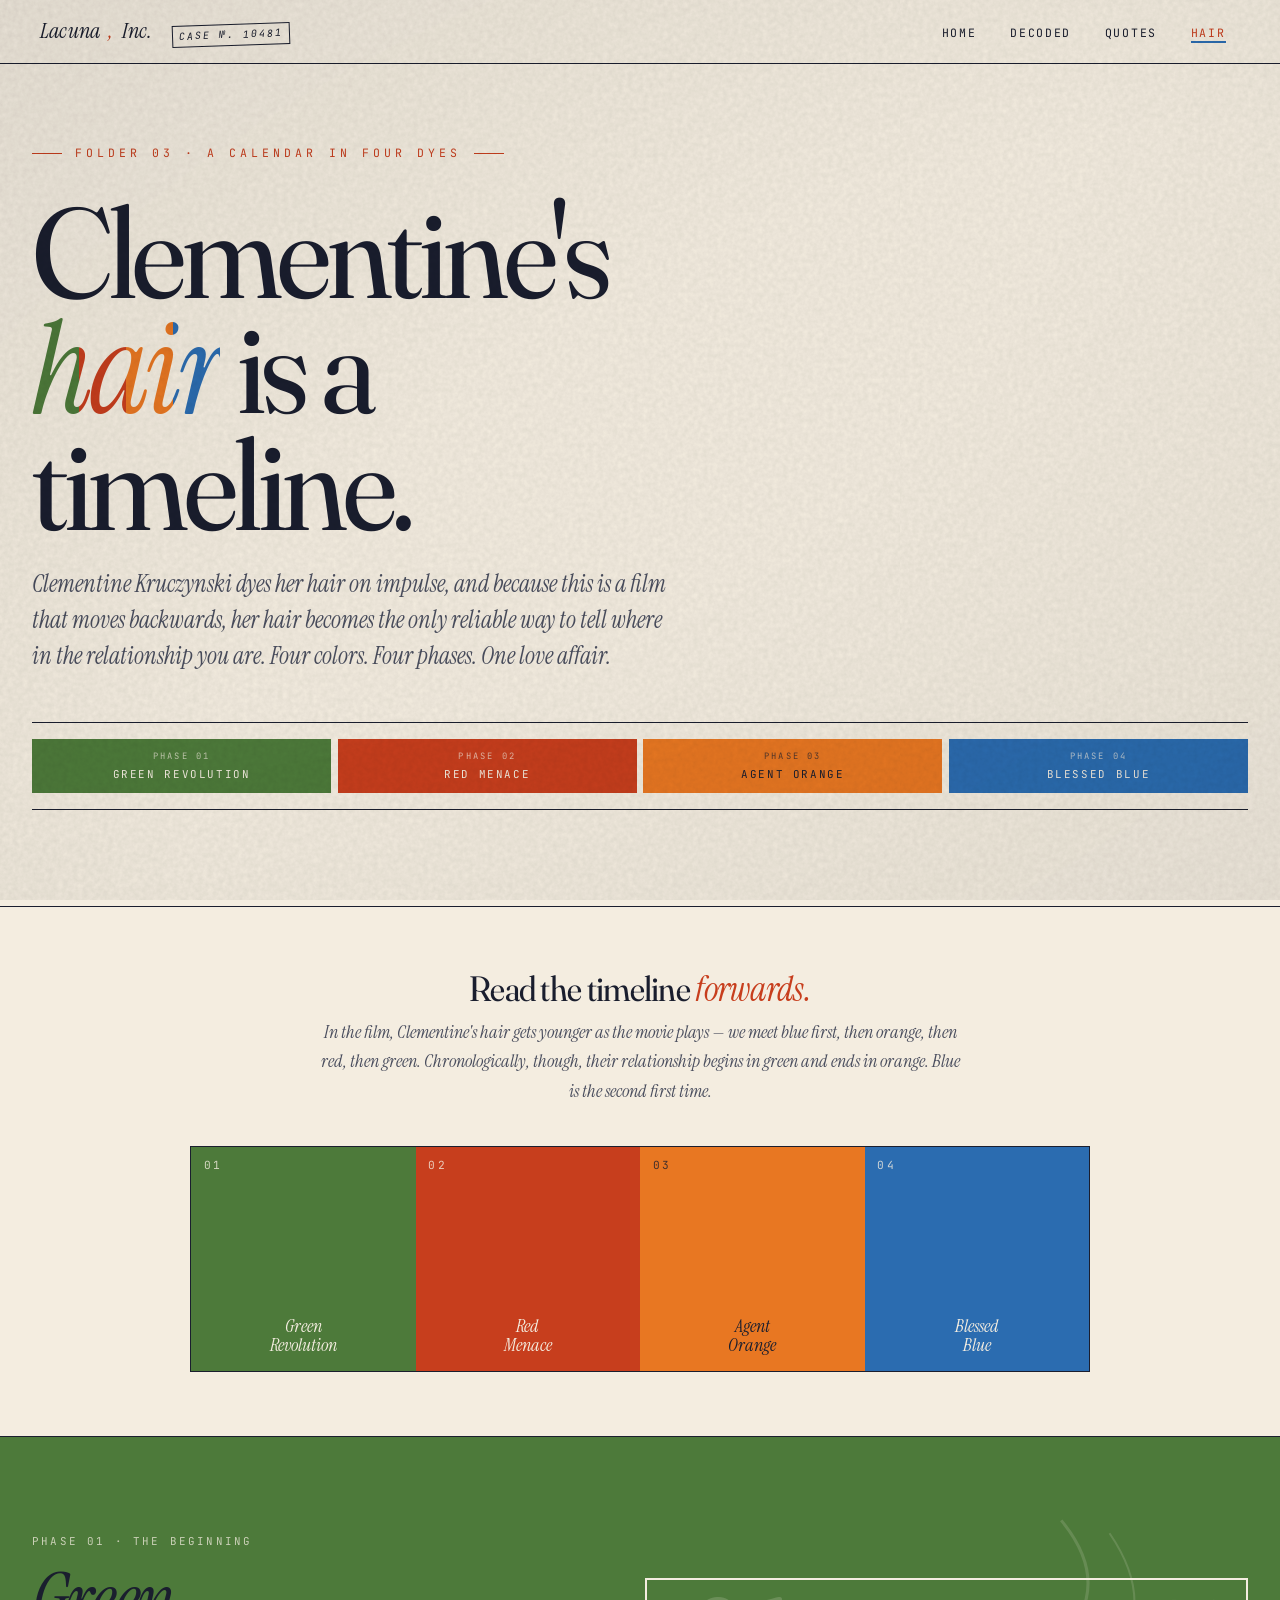
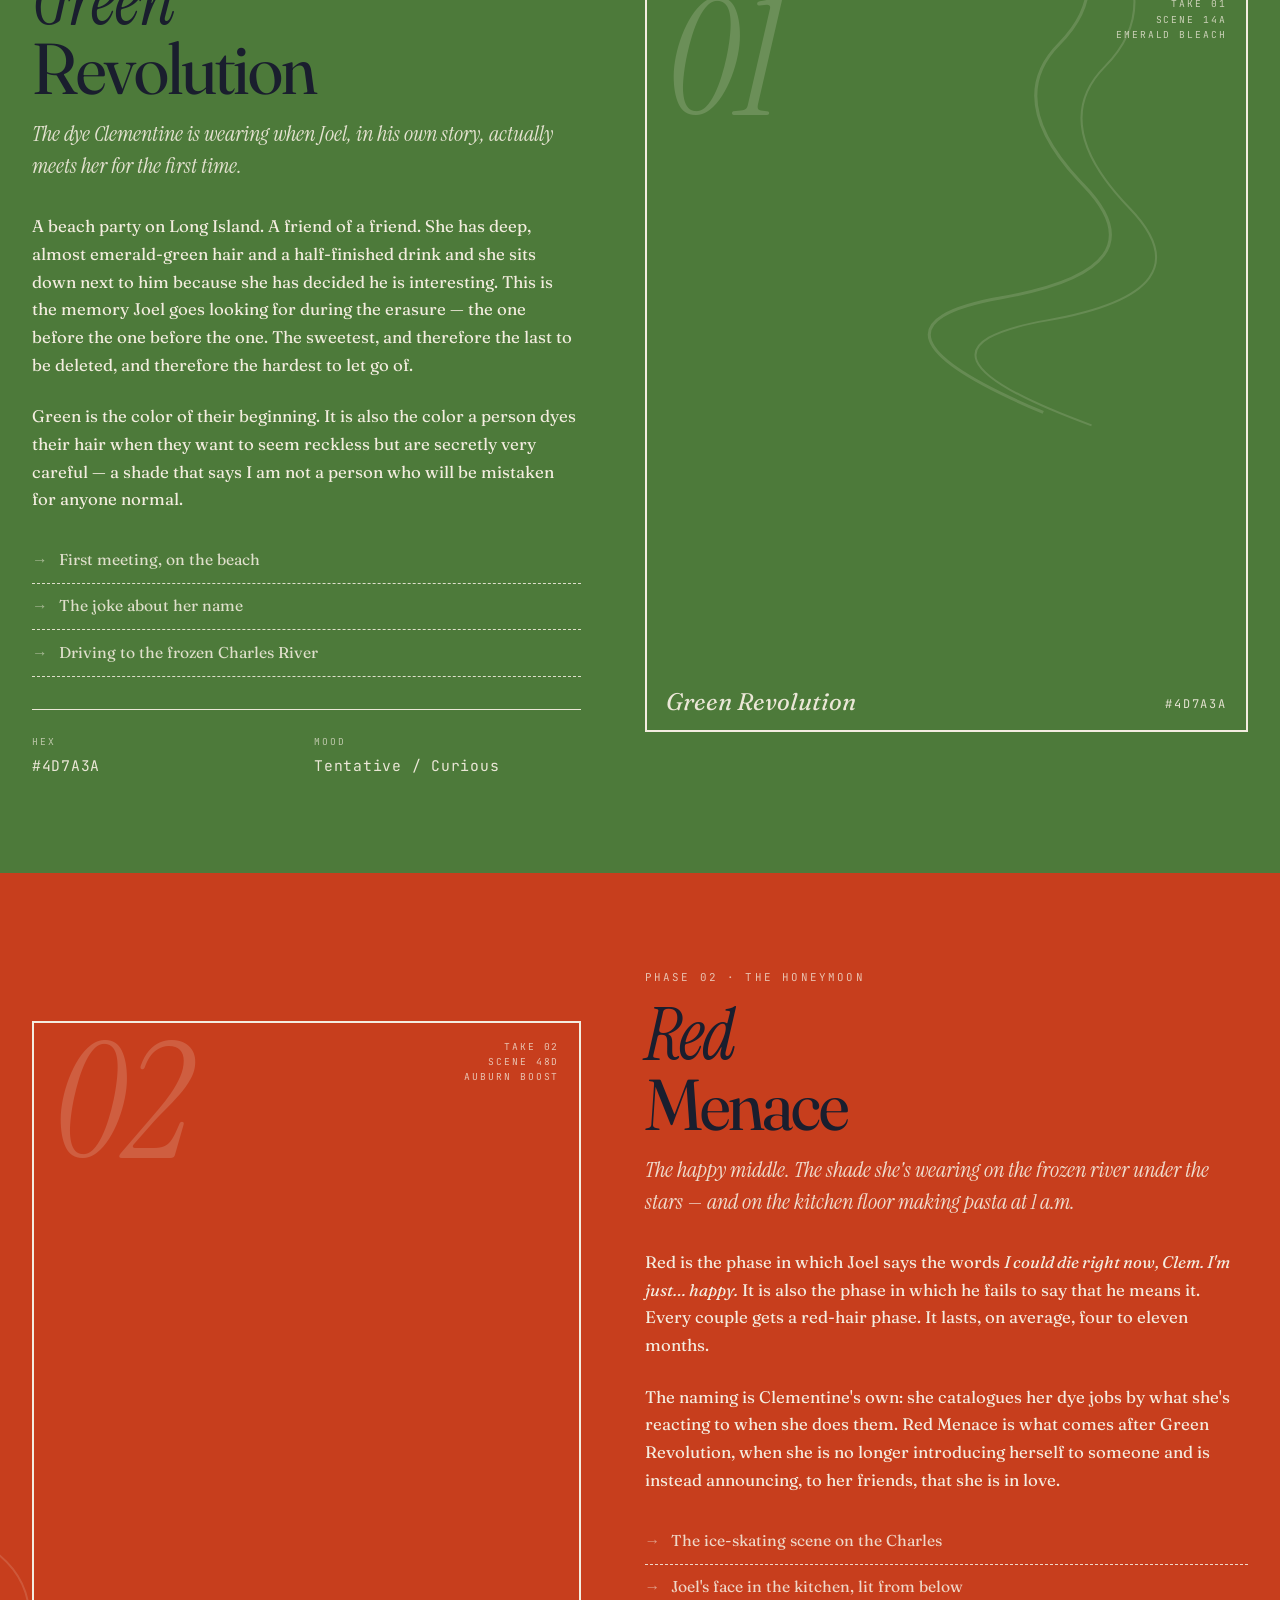
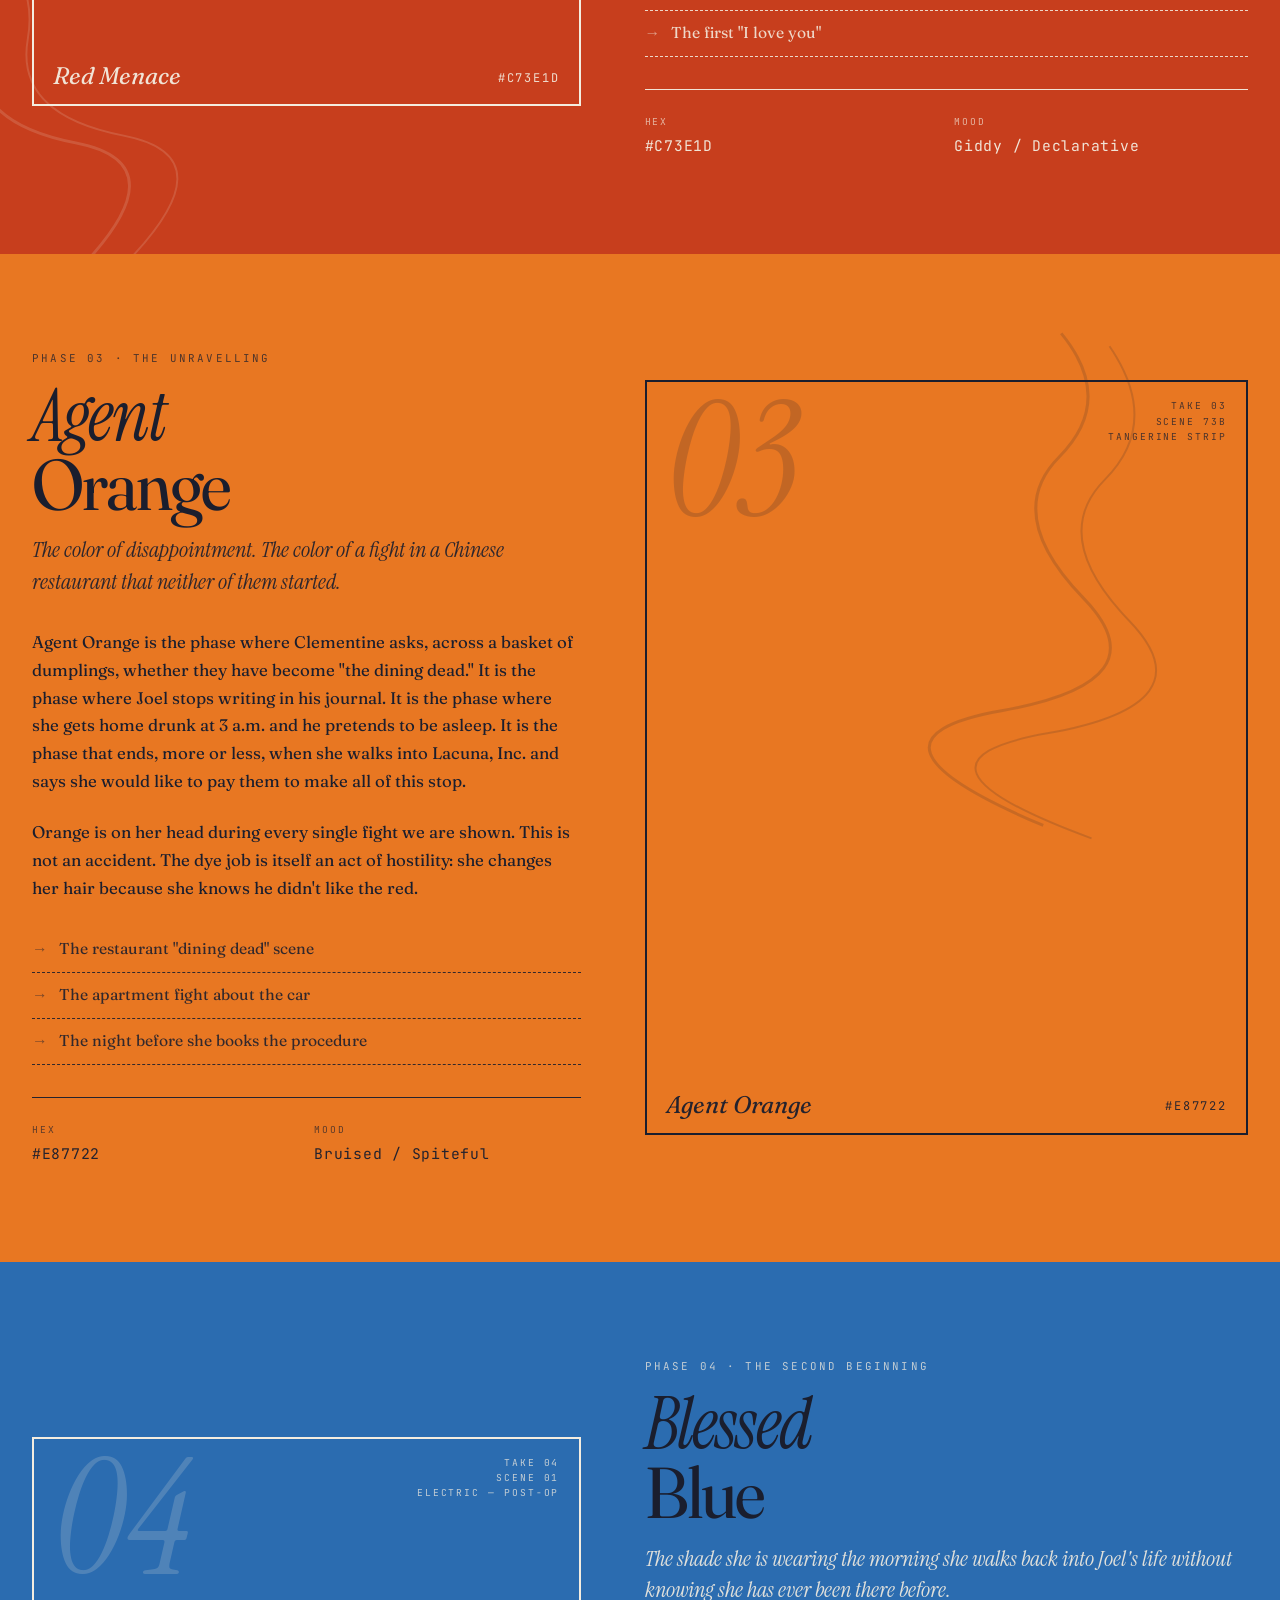
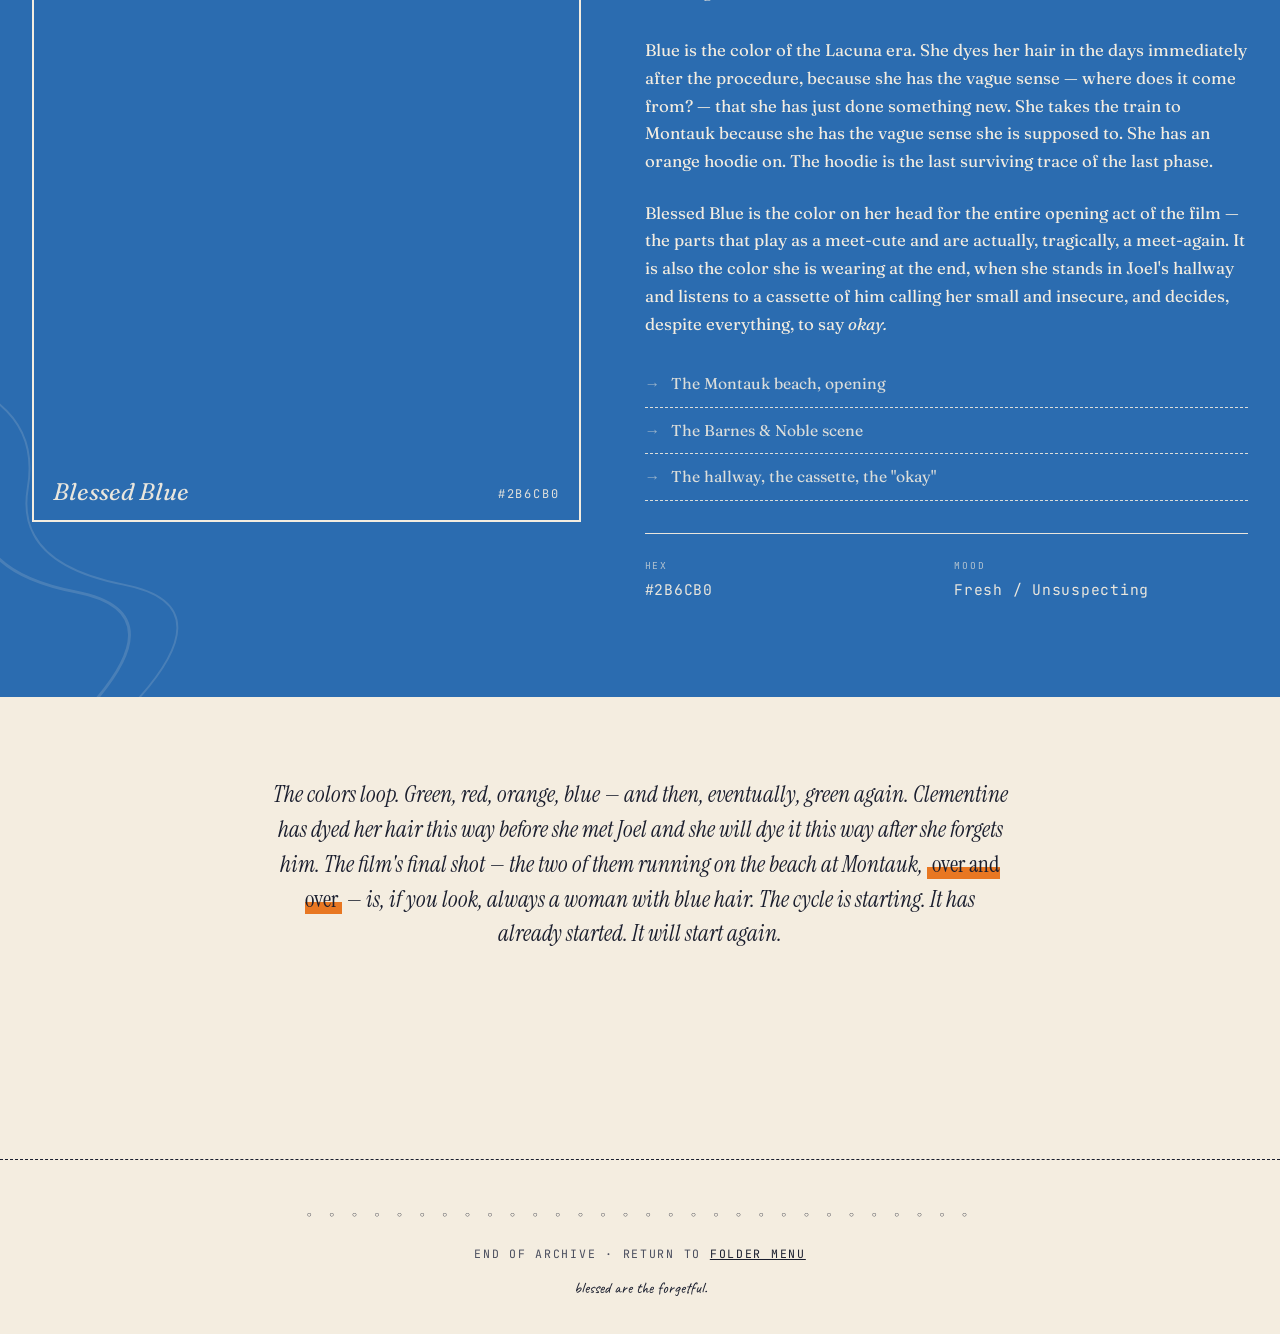
<file: hair.html>
<!DOCTYPE html>
<html lang="en">
<head>
<meta charset="UTF-8">
<meta name="viewport" content="width=device-width, initial-scale=1.0">
<title>Hair — Eternal Sunshine of the Spotless Mind</title>
<link rel="stylesheet" href="styles.css">
<style>
/* hair page */
.hair-hero {
  padding: 5rem 2rem 3rem;
  max-width: 1280px;
  margin: 0 auto;
  position: relative;
}
.hair-kicker {
  font-family: 'JetBrains Mono', monospace;
  font-size: 0.72rem;
  letter-spacing: 0.35em;
  text-transform: uppercase;
  color: var(--red-menace);
  margin-bottom: 2rem;
  display: flex;
  align-items: center;
  gap: 0.8rem;
}
.hair-kicker::before, .hair-kicker::after {
  content: '';
  height: 1px;
  background: var(--red-menace);
  flex: 0 0 30px;
}
.hair-title {
  font-family: 'Fraunces', serif;
  font-variation-settings: 'opsz' 144, 'SOFT' 30;
  font-weight: 400;
  font-size: clamp(3rem, 10vw, 9rem);
  line-height: 0.9;
  letter-spacing: -0.035em;
  margin-bottom: 1.5rem;
}
.hair-title .swatch-text {
  background: linear-gradient(90deg,
    var(--green-revolution) 0%, var(--green-revolution) 25%,
    var(--red-menace) 25%, var(--red-menace) 50%,
    var(--agent-orange) 50%, var(--agent-orange) 75%,
    var(--blessed-blue) 75%, var(--blessed-blue) 100%);
  -webkit-background-clip: text;
  background-clip: text;
  color: transparent;
  font-family: 'Instrument Serif', serif;
  font-style: italic;
  font-weight: 400;
}
.hair-deck {
  font-family: 'Instrument Serif', serif;
  font-style: italic;
  font-size: clamp(1.1rem, 2vw, 1.5rem);
  line-height: 1.5;
  color: var(--ink-soft);
  max-width: 640px;
  margin-bottom: 3rem;
}

/* Color nav */
.color-nav {
  display: flex;
  gap: 0.4rem;
  margin-bottom: 3rem;
  border-top: 1px solid var(--ink);
  border-bottom: 1px solid var(--ink);
  padding: 1rem 0;
  flex-wrap: wrap;
}
.color-nav a {
  flex: 1;
  min-width: 150px;
  padding: 0.6rem 0.8rem;
  font-family: 'JetBrains Mono', monospace;
  font-size: 0.68rem;
  letter-spacing: 0.15em;
  text-transform: uppercase;
  color: var(--paper);
  text-decoration: none;
  position: relative;
  text-align: center;
  transition: transform 0.3s;
}
.color-nav a:hover { transform: translateY(-2px); }
.color-nav a .phase-num {
  display: block;
  font-size: 0.55rem;
  opacity: 0.7;
  margin-bottom: 0.2rem;
  letter-spacing: 0.25em;
}

/* ---- Main hair sections (full-width color bands) ---- */
.hair-section {
  position: relative;
  padding: 6rem 0;
  overflow: hidden;
}
.hair-section .inner {
  max-width: 1280px;
  margin: 0 auto;
  padding: 0 2rem;
  display: grid;
  grid-template-columns: 1fr 1.1fr;
  gap: 4rem;
  align-items: center;
  position: relative;
  z-index: 2;
}
@media (max-width: 900px) { .hair-section .inner { grid-template-columns: 1fr; gap: 2.5rem; } }

.hair-meta {
  font-family: 'JetBrains Mono', monospace;
  font-size: 0.68rem;
  letter-spacing: 0.2em;
  text-transform: uppercase;
  margin-bottom: 0.8rem;
  opacity: 0.75;
}
.hair-name {
  font-family: 'Fraunces', serif;
  font-variation-settings: 'opsz' 144, 'SOFT' 30;
  font-weight: 400;
  font-size: clamp(2.5rem, 6vw, 4.5rem);
  line-height: 0.95;
  letter-spacing: -0.025em;
  margin-bottom: 1rem;
}
.hair-name em {
  font-family: 'Instrument Serif', serif;
  font-style: italic;
}
.hair-phase {
  font-family: 'Instrument Serif', serif;
  font-style: italic;
  font-size: 1.4rem;
  line-height: 1.4;
  margin-bottom: 2rem;
  opacity: 0.9;
}
.hair-body {
  font-family: 'Fraunces', serif;
  font-variation-settings: 'opsz' 14;
  font-size: 1.05rem;
  line-height: 1.65;
  margin-bottom: 1.5rem;
}

.hair-specs {
  display: grid;
  grid-template-columns: 1fr 1fr;
  gap: 1rem;
  margin-top: 2rem;
  padding-top: 1.5rem;
  border-top: 1px solid currentColor;
  opacity: 0.95;
}
.spec {
  font-family: 'JetBrains Mono', monospace;
}
.spec-label {
  font-size: 0.6rem;
  letter-spacing: 0.2em;
  text-transform: uppercase;
  opacity: 0.7;
  margin-bottom: 0.3rem;
}
.spec-value {
  font-size: 0.92rem;
  letter-spacing: 0.05em;
}

/* Large color swatch panel */
.swatch-panel {
  aspect-ratio: 4/5;
  border: 2px solid currentColor;
  position: relative;
  overflow: hidden;
  transition: transform 0.6s cubic-bezier(0.2, 0.8, 0.2, 1);
}
.hair-section:hover .swatch-panel { transform: rotate(-1deg); }

.swatch-panel .big-number {
  position: absolute;
  top: 1rem;
  left: 1.2rem;
  font-family: 'Instrument Serif', serif;
  font-style: italic;
  font-size: 10rem;
  line-height: 0.8;
  opacity: 0.18;
}
.swatch-panel .hex {
  position: absolute;
  bottom: 1rem;
  right: 1.2rem;
  font-family: 'JetBrains Mono', monospace;
  font-size: 0.75rem;
  letter-spacing: 0.15em;
  opacity: 0.9;
}
.swatch-panel .film-stock {
  position: absolute;
  top: 1rem;
  right: 1.2rem;
  font-family: 'JetBrains Mono', monospace;
  font-size: 0.6rem;
  letter-spacing: 0.2em;
  text-transform: uppercase;
  opacity: 0.75;
  text-align: right;
}
.swatch-panel .color-label {
  position: absolute;
  bottom: 1rem;
  left: 1.2rem;
  font-family: 'Fraunces', serif;
  font-style: italic;
  font-size: 1.5rem;
  line-height: 1;
  opacity: 0.95;
}

/* color-specific */
.sec-green { background: var(--green-revolution); color: #f4ede0; }
.sec-red { background: var(--red-menace); color: #f4ede0; }
.sec-orange { background: var(--agent-orange); color: #1a1e2e; }
.sec-blue { background: var(--blessed-blue); color: #f4ede0; }

.sec-green .color-nav-dot { background: var(--green-revolution); }
.sec-red .color-nav-dot { background: var(--red-menace); }
.sec-orange .color-nav-dot { background: var(--agent-orange); }
.sec-blue .color-nav-dot { background: var(--blessed-blue); }

/* hair strand svg decoration */
.hair-section .strand {
  position: absolute;
  pointer-events: none;
  opacity: 0.15;
}
.strand-1 { top: 10%; right: -5%; width: 400px; transform: rotate(15deg); }
.strand-2 { bottom: -10%; left: -5%; width: 380px; transform: rotate(-20deg); }

/* scenes list */
.scenes-list {
  list-style: none;
  padding: 0;
  margin-top: 0.5rem;
}
.scenes-list li {
  padding: 0.7rem 0;
  border-bottom: 1px dashed currentColor;
  font-family: 'Fraunces', serif;
  font-size: 0.98rem;
  line-height: 1.45;
  opacity: 0.88;
}
.scenes-list li::before {
  content: '→';
  font-family: 'Instrument Serif', serif;
  margin-right: 0.7rem;
  opacity: 0.6;
}

/* timeline strip intro */
.timeline-intro {
  background: var(--paper);
  padding: 4rem 2rem;
  border-top: 1px solid var(--ink);
  border-bottom: 1px solid var(--ink);
  text-align: center;
}
.timeline-intro h2 {
  font-family: 'Fraunces', serif;
  font-size: clamp(1.6rem, 3vw, 2.2rem);
  font-weight: 400;
  letter-spacing: -0.02em;
  margin-bottom: 0.6rem;
}
.timeline-intro h2 em { font-family: 'Instrument Serif', serif; color: var(--red-menace); }
.timeline-intro p {
  font-family: 'Instrument Serif', serif;
  font-style: italic;
  color: var(--ink-soft);
  max-width: 640px;
  margin: 0 auto;
  font-size: 1.15rem;
}
.timeline-strip {
  display: grid;
  grid-template-columns: repeat(4, 1fr);
  margin-top: 2.5rem;
  max-width: 900px;
  margin-left: auto;
  margin-right: auto;
  border: 1px solid var(--ink);
}
.timeline-strip .swatch {
  aspect-ratio: 1;
  display: flex;
  flex-direction: column;
  justify-content: flex-end;
  padding: 1rem;
  color: var(--paper);
  position: relative;
}
.timeline-strip .swatch span.n {
  position: absolute;
  top: 0.6rem;
  left: 0.8rem;
  font-family: 'JetBrains Mono', monospace;
  font-size: 0.7rem;
  letter-spacing: 0.2em;
  opacity: 0.8;
}
.timeline-strip .swatch span.nm {
  font-family: 'Instrument Serif', serif;
  font-style: italic;
  font-size: 1.1rem;
  line-height: 1.1;
}
.timeline-strip .g { background: var(--green-revolution); }
.timeline-strip .r { background: var(--red-menace); }
.timeline-strip .o { background: var(--agent-orange); color: var(--ink); }
.timeline-strip .b { background: var(--blessed-blue); }

/* final note */
.final-note {
  padding: 5rem 2rem;
  max-width: 800px;
  margin: 0 auto;
  text-align: center;
}
.final-note p {
  font-family: 'Instrument Serif', serif;
  font-style: italic;
  font-size: clamp(1.15rem, 2vw, 1.45rem);
  line-height: 1.5;
  color: var(--ink);
}
.final-note p em {
  background: linear-gradient(180deg, transparent 60%, var(--agent-orange) 60%);
  font-style: normal;
  font-family: inherit;
  padding: 0 0.2em;
}

@media (max-width: 900px) {
  .swatch-panel .big-number { font-size: 7rem; }
}
</style>
</head>
<body>

<nav class="lacuna-nav">
  <a href="index.html" class="nav-brand">
    Lacuna<span class="ampersand">,</span> Inc.
    <span class="stamp">Case №. 10481</span>
  </a>
  <ul class="nav-links">
    <li><a href="index.html">Home</a></li>
    <li><a href="decoded.html">Decoded</a></li>
    <li><a href="quotes.html">Quotes</a></li>
    <li><a href="hair.html" class="active">Hair</a></li>
  </ul>
</nav>

<header class="hair-hero">
  <div class="hair-kicker">Folder 03 · A Calendar in Four Dyes</div>
  <h1 class="hair-title">Clementine's<br><span class="swatch-text">hair</span> is a<br>timeline.</h1>
  <p class="hair-deck">
    Clementine Kruczynski dyes her hair on impulse, and because this is a film that moves backwards, her hair becomes the only reliable way to tell where in the relationship you are. Four colors. Four phases. One love affair.
  </p>

  <div class="color-nav">
    <a href="#green" style="background: var(--green-revolution);"><span class="phase-num">Phase 01</span>Green Revolution</a>
    <a href="#red" style="background: var(--red-menace);"><span class="phase-num">Phase 02</span>Red Menace</a>
    <a href="#orange" style="background: var(--agent-orange); color: var(--ink);"><span class="phase-num">Phase 03</span>Agent Orange</a>
    <a href="#blue" style="background: var(--blessed-blue);"><span class="phase-num">Phase 04</span>Blessed Blue</a>
  </div>
</header>

<div class="timeline-intro">
  <h2>Read the timeline <em>forwards.</em></h2>
  <p>In the film, Clementine's hair gets younger as the movie plays — we meet blue first, then orange, then red, then green. Chronologically, though, their relationship begins in green and ends in orange. Blue is the second first time.</p>
  <div class="timeline-strip">
    <div class="swatch g"><span class="n">01</span><span class="nm">Green<br>Revolution</span></div>
    <div class="swatch r"><span class="n">02</span><span class="nm">Red<br>Menace</span></div>
    <div class="swatch o"><span class="n">03</span><span class="nm">Agent<br>Orange</span></div>
    <div class="swatch b"><span class="n">04</span><span class="nm">Blessed<br>Blue</span></div>
  </div>
</div>

<!-- GREEN -->
<section class="hair-section sec-green" id="green">
  <svg class="strand strand-1" viewBox="0 0 400 500" aria-hidden="true">
    <path d="M 50 10 Q 120 60, 80 130 T 140 260 T 90 390 T 160 490" stroke="#f4ede0" stroke-width="3" fill="none"/>
    <path d="M 100 10 Q 170 70, 130 140 T 190 270 T 140 400 T 210 490" stroke="#f4ede0" stroke-width="2" fill="none"/>
  </svg>
  <div class="inner">
    <div>
      <div class="hair-meta">Phase 01 · The Beginning</div>
      <h2 class="hair-name"><em>Green</em><br>Revolution</h2>
      <p class="hair-phase">The dye Clementine is wearing when Joel, in his own story, <em>actually</em> meets her for the first time.</p>
      <p class="hair-body">
        A beach party on Long Island. A friend of a friend. She has deep, almost emerald-green hair and a half-finished drink and she sits down next to him because she has decided he is interesting. This is the memory Joel goes looking for during the erasure — the one before the one before the one. The sweetest, and therefore the last to be deleted, and therefore the hardest to let go of.
      </p>
      <p class="hair-body">
        Green is the color of their beginning. It is also the color a person dyes their hair when they want to seem reckless but are secretly very careful — a shade that says I am not a person who will be mistaken for anyone normal.
      </p>
      <ul class="scenes-list">
        <li>First meeting, on the beach</li>
        <li>The joke about her name</li>
        <li>Driving to the frozen Charles River</li>
      </ul>
      <div class="hair-specs">
        <div class="spec"><div class="spec-label">Hex</div><div class="spec-value">#4D7A3A</div></div>
        <div class="spec"><div class="spec-label">Mood</div><div class="spec-value">Tentative / Curious</div></div>
      </div>
    </div>
    <div class="swatch-panel">
      <span class="big-number">01</span>
      <span class="film-stock">Take 01<br>Scene 14A<br>Emerald bleach</span>
      <span class="color-label">Green Revolution</span>
      <span class="hex">#4D7A3A</span>
    </div>
  </div>
</section>

<!-- RED -->
<section class="hair-section sec-red" id="red">
  <svg class="strand strand-2" viewBox="0 0 400 500" aria-hidden="true">
    <path d="M 50 10 Q 120 60, 80 130 T 140 260 T 90 390 T 160 490" stroke="#f4ede0" stroke-width="3" fill="none"/>
    <path d="M 100 10 Q 170 70, 130 140 T 190 270 T 140 400 T 210 490" stroke="#f4ede0" stroke-width="2" fill="none"/>
  </svg>
  <div class="inner">
    <div class="swatch-panel">
      <span class="big-number">02</span>
      <span class="film-stock">Take 02<br>Scene 48D<br>Auburn boost</span>
      <span class="color-label">Red Menace</span>
      <span class="hex">#C73E1D</span>
    </div>
    <div>
      <div class="hair-meta">Phase 02 · The Honeymoon</div>
      <h2 class="hair-name"><em>Red</em><br>Menace</h2>
      <p class="hair-phase">The happy middle. The shade she's wearing on the frozen river under the stars — and on the kitchen floor making pasta at 1 a.m.</p>
      <p class="hair-body">
        Red is the phase in which Joel says the words <em>I could die right now, Clem. I'm just… happy.</em> It is also the phase in which he fails to say that he means it. Every couple gets a red-hair phase. It lasts, on average, four to eleven months.
      </p>
      <p class="hair-body">
        The naming is Clementine's own: she catalogues her dye jobs by what she's reacting to when she does them. Red Menace is what comes after Green Revolution, when she is no longer introducing herself to someone and is instead announcing, to her friends, that she is in love.
      </p>
      <ul class="scenes-list">
        <li>The ice-skating scene on the Charles</li>
        <li>Joel's face in the kitchen, lit from below</li>
        <li>The first "I love you"</li>
      </ul>
      <div class="hair-specs">
        <div class="spec"><div class="spec-label">Hex</div><div class="spec-value">#C73E1D</div></div>
        <div class="spec"><div class="spec-label">Mood</div><div class="spec-value">Giddy / Declarative</div></div>
      </div>
    </div>
  </div>
</section>

<!-- ORANGE -->
<section class="hair-section sec-orange" id="orange">
  <svg class="strand strand-1" viewBox="0 0 400 500" aria-hidden="true">
    <path d="M 50 10 Q 120 60, 80 130 T 140 260 T 90 390 T 160 490" stroke="#1a1e2e" stroke-width="3" fill="none"/>
    <path d="M 100 10 Q 170 70, 130 140 T 190 270 T 140 400 T 210 490" stroke="#1a1e2e" stroke-width="2" fill="none"/>
  </svg>
  <div class="inner">
    <div>
      <div class="hair-meta">Phase 03 · The Unravelling</div>
      <h2 class="hair-name"><em>Agent</em><br>Orange</h2>
      <p class="hair-phase">The color of disappointment. The color of a fight in a Chinese restaurant that neither of them started.</p>
      <p class="hair-body">
        Agent Orange is the phase where Clementine asks, across a basket of dumplings, whether they have become "the dining dead." It is the phase where Joel stops writing in his journal. It is the phase where she gets home drunk at 3 a.m. and he pretends to be asleep. It is the phase that ends, more or less, when she walks into Lacuna, Inc. and says she would like to pay them to make all of this stop.
      </p>
      <p class="hair-body">
        Orange is on her head during every single fight we are shown. This is not an accident. The dye job is itself an act of hostility: she changes her hair because she knows he didn't like the red.
      </p>
      <ul class="scenes-list">
        <li>The restaurant "dining dead" scene</li>
        <li>The apartment fight about the car</li>
        <li>The night before she books the procedure</li>
      </ul>
      <div class="hair-specs">
        <div class="spec"><div class="spec-label">Hex</div><div class="spec-value">#E87722</div></div>
        <div class="spec"><div class="spec-label">Mood</div><div class="spec-value">Bruised / Spiteful</div></div>
      </div>
    </div>
    <div class="swatch-panel">
      <span class="big-number">03</span>
      <span class="film-stock">Take 03<br>Scene 73B<br>Tangerine strip</span>
      <span class="color-label">Agent Orange</span>
      <span class="hex">#E87722</span>
    </div>
  </div>
</section>

<!-- BLUE -->
<section class="hair-section sec-blue" id="blue">
  <svg class="strand strand-2" viewBox="0 0 400 500" aria-hidden="true">
    <path d="M 50 10 Q 120 60, 80 130 T 140 260 T 90 390 T 160 490" stroke="#f4ede0" stroke-width="3" fill="none"/>
    <path d="M 100 10 Q 170 70, 130 140 T 190 270 T 140 400 T 210 490" stroke="#f4ede0" stroke-width="2" fill="none"/>
  </svg>
  <div class="inner">
    <div class="swatch-panel">
      <span class="big-number">04</span>
      <span class="film-stock">Take 04<br>Scene 01<br>Electric — post-op</span>
      <span class="color-label">Blessed Blue</span>
      <span class="hex">#2B6CB0</span>
    </div>
    <div>
      <div class="hair-meta">Phase 04 · The Second Beginning</div>
      <h2 class="hair-name"><em>Blessed</em><br>Blue</h2>
      <p class="hair-phase">The shade she is wearing the morning she walks back into Joel's life without knowing she has ever been there before.</p>
      <p class="hair-body">
        Blue is the color of the Lacuna era. She dyes her hair in the days immediately after the procedure, because she has the vague sense — where does it come from? — that she has just done something new. She takes the train to Montauk because she has the vague sense she is supposed to. She has an orange hoodie on. The hoodie is the last surviving trace of the last phase.
      </p>
      <p class="hair-body">
        Blessed Blue is the color on her head for the entire opening act of the film — the parts that play as a meet-cute and are actually, tragically, a meet-again. It is also the color she is wearing at the end, when she stands in Joel's hallway and listens to a cassette of him calling her small and insecure, and decides, despite everything, to say <em>okay.</em>
      </p>
      <ul class="scenes-list">
        <li>The Montauk beach, opening</li>
        <li>The Barnes &amp; Noble scene</li>
        <li>The hallway, the cassette, the "okay"</li>
      </ul>
      <div class="hair-specs">
        <div class="spec"><div class="spec-label">Hex</div><div class="spec-value">#2B6CB0</div></div>
        <div class="spec"><div class="spec-label">Mood</div><div class="spec-value">Fresh / Unsuspecting</div></div>
      </div>
    </div>
  </div>
</section>

<div class="final-note">
  <p>
    The colors loop. Green, red, orange, blue — and then, eventually, green again. Clementine has dyed her hair this way before she met Joel and she will dye it this way after she forgets him. The film's final shot — the two of them running on the beach at Montauk, <em>over and over</em> — is, if you look, always a woman with blue hair. The cycle is starting. It has already started. It will start again.
  </p>
</div>

<footer class="filmstrip">
  End of archive · return to <a href="index.html" style="color: var(--ink); text-decoration: underline;">folder menu</a>
  <div class="signature">blessed are the forgetful.</div>
</footer>

</body>
</html>
</file>
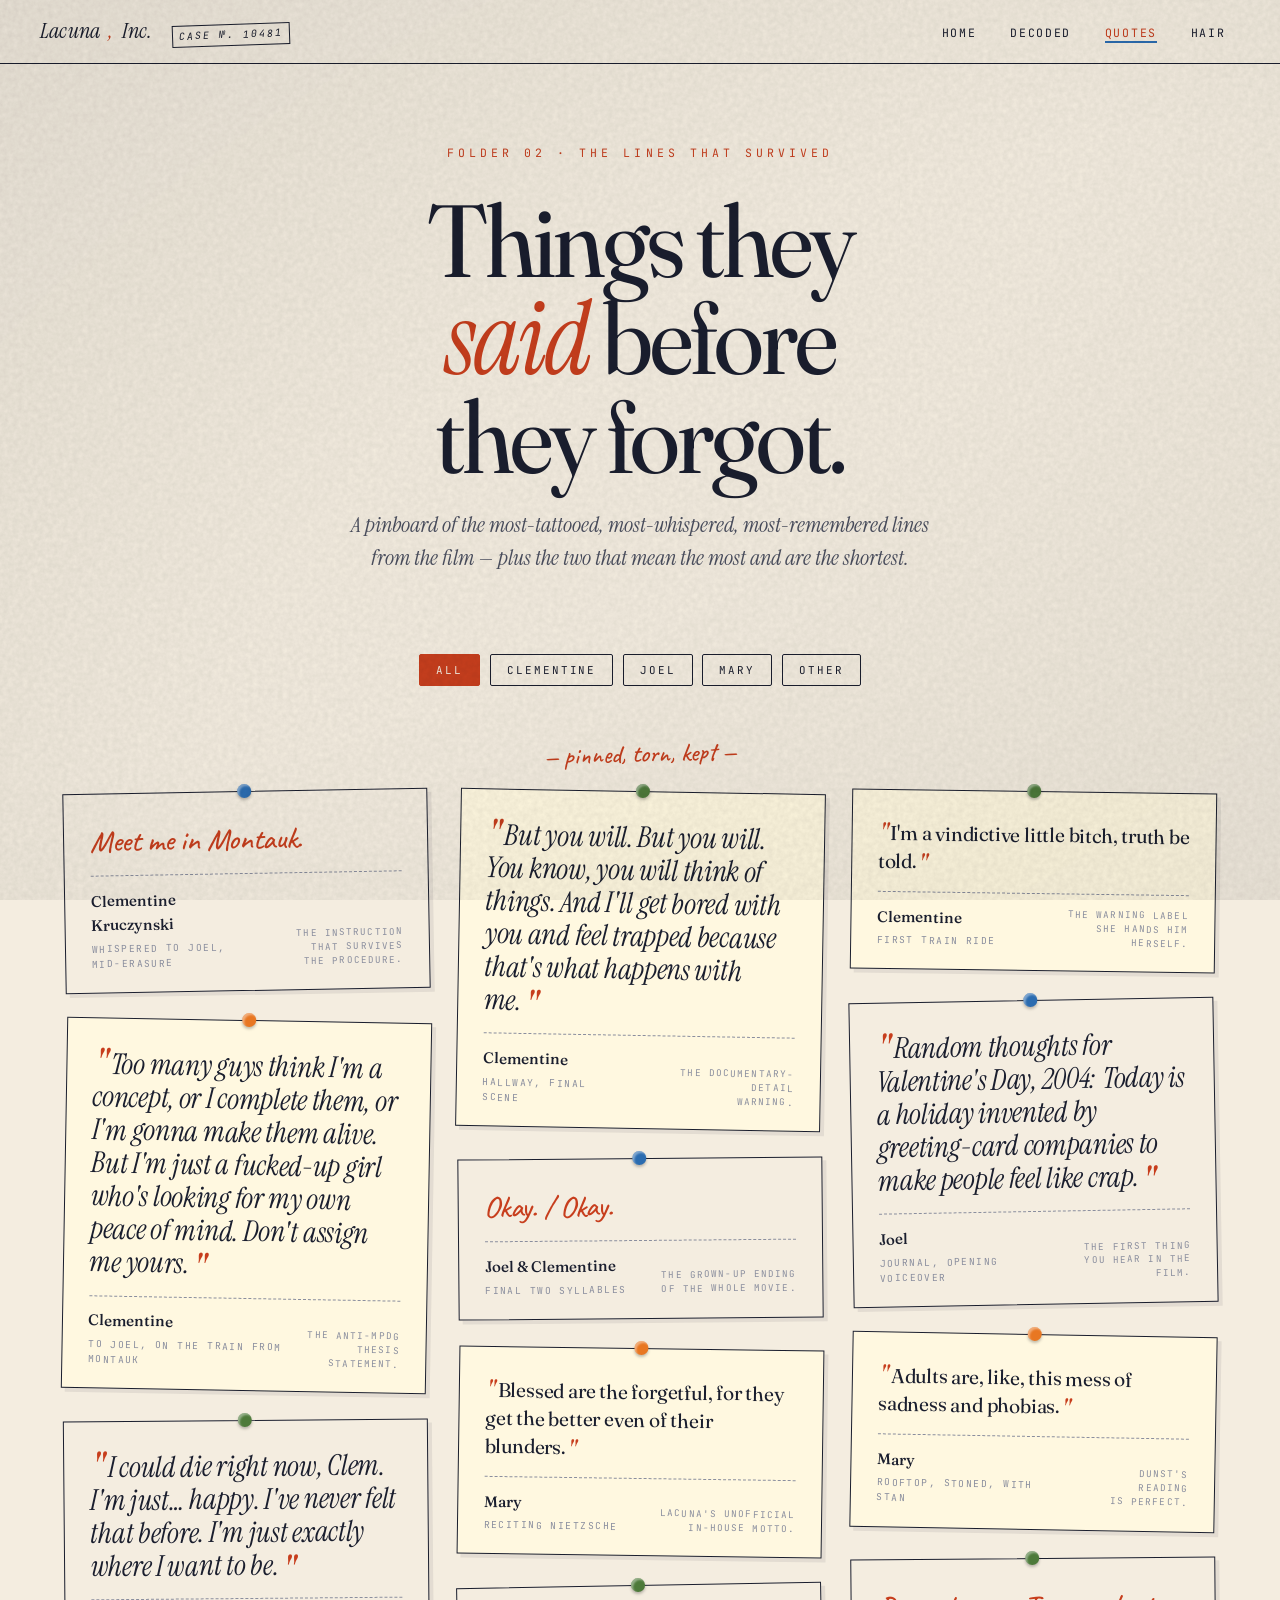
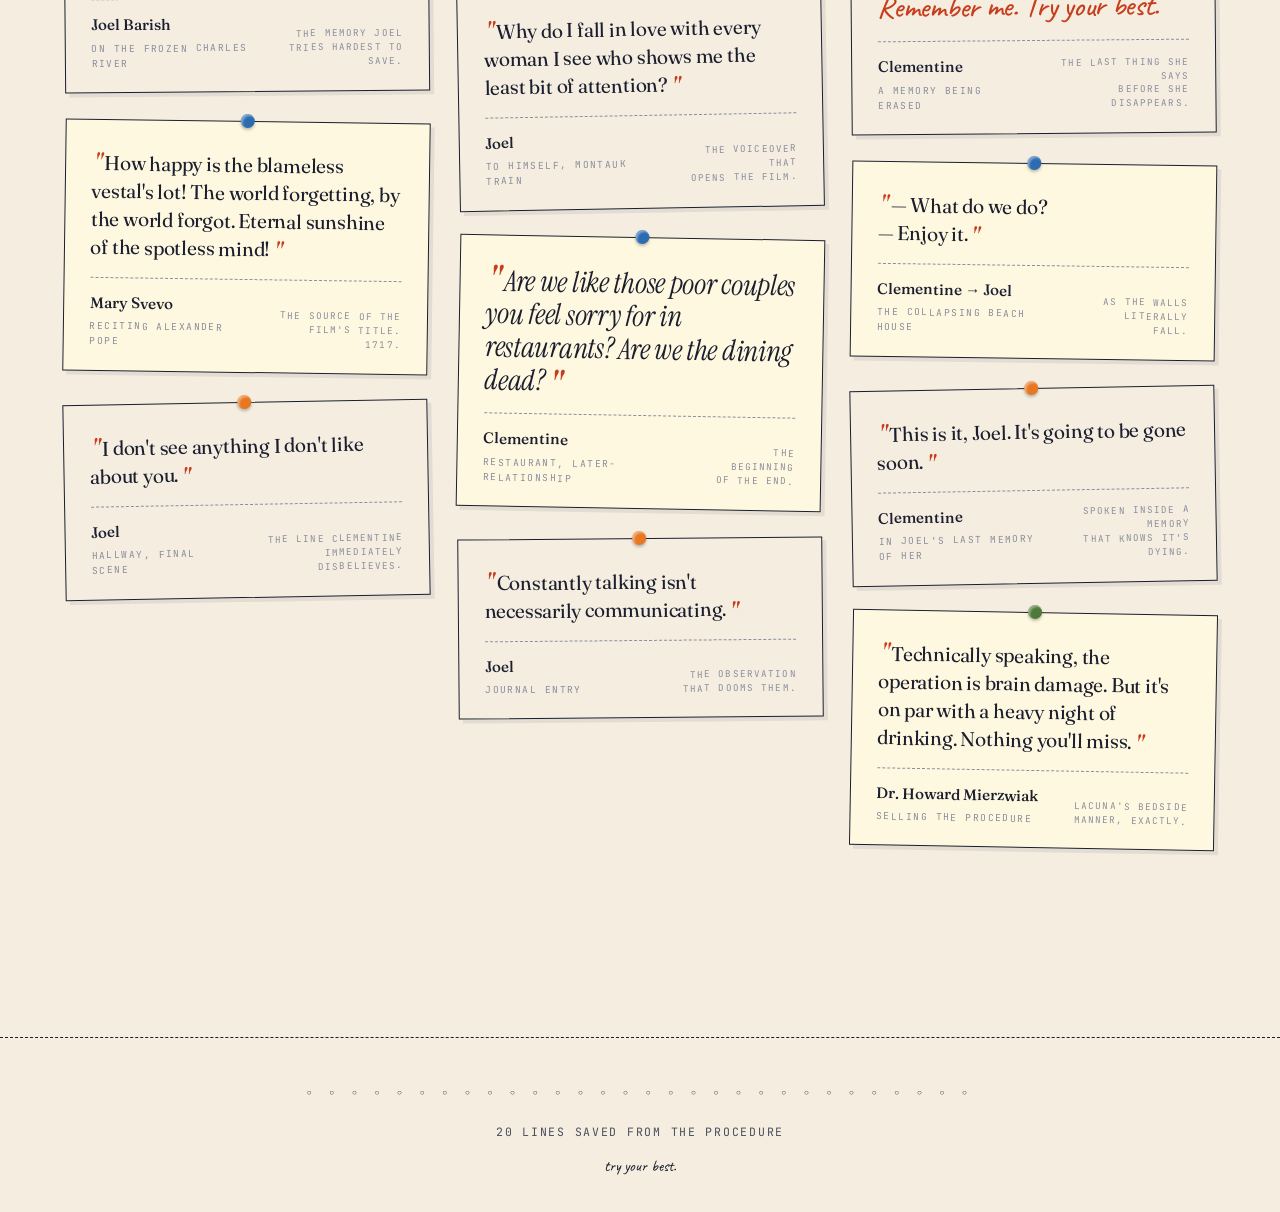
<file: quotes.html>
<!DOCTYPE html>
<html lang="en">
<head>
<meta charset="UTF-8">
<meta name="viewport" content="width=device-width, initial-scale=1.0">
<title>Quotes — Eternal Sunshine of the Spotless Mind</title>
<link rel="stylesheet" href="styles.css">
<style>
/* quotes page */
.quotes-hero {
  padding: 5rem 2rem 2rem;
  max-width: 1080px;
  margin: 0 auto;
  text-align: center;
}
.quotes-kicker {
  font-family: 'JetBrains Mono', monospace;
  font-size: 0.72rem;
  letter-spacing: 0.35em;
  text-transform: uppercase;
  color: var(--red-menace);
  margin-bottom: 1.8rem;
}
.quotes-title {
  font-family: 'Fraunces', serif;
  font-variation-settings: 'opsz' 144, 'SOFT' 30;
  font-weight: 400;
  font-size: clamp(2.5rem, 8vw, 6.5rem);
  line-height: 0.95;
  letter-spacing: -0.03em;
  margin-bottom: 1.5rem;
}
.quotes-title em {
  font-family: 'Instrument Serif', serif;
  font-style: italic;
  font-weight: 400;
  color: var(--red-menace);
}
.quotes-deck {
  font-family: 'Instrument Serif', serif;
  font-style: italic;
  font-size: clamp(1rem, 1.8vw, 1.35rem);
  line-height: 1.5;
  color: var(--ink-soft);
  max-width: 620px;
  margin: 0 auto;
}

/* filter pills */
.speaker-filter {
  display: flex;
  justify-content: center;
  gap: 0.6rem;
  margin: 3rem auto 3rem;
  flex-wrap: wrap;
  padding: 0 2rem;
}
.speaker-filter button {
  background: transparent;
  border: 1px solid var(--ink);
  color: var(--ink);
  padding: 0.5rem 1rem;
  font-family: 'JetBrains Mono', monospace;
  font-size: 0.68rem;
  letter-spacing: 0.18em;
  text-transform: uppercase;
  cursor: pointer;
  transition: all 0.3s cubic-bezier(0.7,0,0.3,1);
  border-radius: 2px;
}
.speaker-filter button:hover { background: var(--ink); color: var(--paper); }
.speaker-filter button.is-active { background: var(--red-menace); border-color: var(--red-menace); color: var(--paper); }

/* Quote board */
.quote-board {
  max-width: 1200px;
  margin: 0 auto;
  padding: 0 1.5rem 2rem;
  column-count: 3;
  column-gap: 1.8rem;
}
@media (max-width: 960px) { .quote-board { column-count: 2; } }
@media (max-width: 600px) { .quote-board { column-count: 1; } }

.quote-card {
  break-inside: avoid;
  margin-bottom: 1.8rem;
  padding: 1.8rem 1.6rem 1.3rem;
  position: relative;
  background: var(--paper);
  border: 1px solid var(--ink);
  box-shadow: 4px 4px 0 rgba(26,30,46,0.08);
  transition: transform 0.35s cubic-bezier(0.2, 0.8, 0.2, 1), box-shadow 0.3s;
  display: inline-block;
  width: 100%;
}
.quote-card:nth-child(4n+1) { transform: rotate(-1deg); background: var(--paper); }
.quote-card:nth-child(4n+2) { transform: rotate(1deg); background: var(--lacuna-tape); }
.quote-card:nth-child(4n+3) { transform: rotate(-0.5deg); background: var(--paper); }
.quote-card:nth-child(4n+4) { transform: rotate(0.8deg); background: var(--lacuna-tape); }

.quote-card:hover {
  transform: rotate(0) scale(1.02);
  box-shadow: 8px 8px 0 rgba(26,30,46,0.12);
  z-index: 2;
}

.quote-card.is-hidden { display: none; }

/* little pin */
.quote-pin {
  position: absolute;
  top: -8px;
  left: 50%;
  transform: translateX(-50%);
  width: 14px;
  height: 14px;
  border-radius: 50%;
  background: var(--red-menace);
  box-shadow: 0 2px 3px rgba(0,0,0,0.25), inset 2px 2px 2px rgba(255,255,255,0.4);
}
.quote-card:nth-child(3n+1) .quote-pin { background: var(--blessed-blue); }
.quote-card:nth-child(3n+2) .quote-pin { background: var(--agent-orange); }
.quote-card:nth-child(3n+3) .quote-pin { background: var(--green-revolution); }

/* Quote typography */
.quote-card .q {
  font-family: 'Fraunces', serif;
  font-variation-settings: 'opsz' 60;
  font-weight: 400;
  font-size: 1.25rem;
  line-height: 1.4;
  color: var(--ink);
  margin-bottom: 1rem;
  letter-spacing: -0.01em;
}
.quote-card.is-huge .q {
  font-family: 'Instrument Serif', serif;
  font-style: italic;
  font-size: 1.8rem;
  line-height: 1.15;
}
.quote-card.is-handwritten .q {
  font-family: 'Caveat', cursive;
  font-weight: 500;
  font-size: 1.9rem;
  line-height: 1.2;
  color: var(--red-menace);
}

.quote-card .q::before { content: '"'; color: var(--red-menace); font-family: 'Instrument Serif', serif; font-style: italic; font-size: 1.5em; line-height: 0; position: relative; top: 0.15em; margin-right: 0.05em; }
.quote-card .q::after { content: '"'; color: var(--red-menace); font-family: 'Instrument Serif', serif; font-style: italic; font-size: 1.5em; line-height: 0; position: relative; top: 0.25em; margin-left: 0.05em; }
.quote-card.is-handwritten .q::before,
.quote-card.is-handwritten .q::after { display: none; }

.quote-meta {
  display: flex;
  justify-content: space-between;
  align-items: flex-end;
  gap: 1rem;
  padding-top: 0.8rem;
  border-top: 1px dashed var(--ink-whisper);
}
.quote-speaker {
  font-family: 'Instrument Serif', serif;
  font-style: italic;
  font-size: 1rem;
  color: var(--ink);
}
.quote-speaker strong {
  font-style: normal;
  font-family: 'Fraunces', serif;
  font-weight: 500;
  color: var(--ink);
  display: block;
  font-size: 0.95rem;
}
.quote-speaker span {
  font-family: 'JetBrains Mono', monospace;
  font-style: normal;
  font-size: 0.6rem;
  letter-spacing: 0.15em;
  text-transform: uppercase;
  color: var(--ink-whisper);
  display: block;
  margin-top: 0.2rem;
}
.quote-context {
  font-family: 'JetBrains Mono', monospace;
  font-size: 0.58rem;
  letter-spacing: 0.12em;
  text-transform: uppercase;
  color: var(--ink-whisper);
  text-align: right;
  max-width: 50%;
  line-height: 1.5;
}

/* sentinel note */
.board-note {
  text-align: center;
  font-family: 'Caveat', cursive;
  font-size: 1.6rem;
  color: var(--red-menace);
  margin: 2rem auto 1rem;
  transform: rotate(-1.5deg);
  display: block;
}

/* empty state */
.empty-state {
  text-align: center;
  padding: 4rem 2rem;
  font-family: 'Instrument Serif', serif;
  font-style: italic;
  font-size: 1.3rem;
  color: var(--ink-whisper);
  display: none;
}
.empty-state.show { display: block; }
</style>
</head>
<body>

<nav class="lacuna-nav">
  <a href="index.html" class="nav-brand">
    Lacuna<span class="ampersand">,</span> Inc.
    <span class="stamp">Case №. 10481</span>
  </a>
  <ul class="nav-links">
    <li><a href="index.html">Home</a></li>
    <li><a href="decoded.html">Decoded</a></li>
    <li><a href="quotes.html" class="active">Quotes</a></li>
    <li><a href="hair.html">Hair</a></li>
  </ul>
</nav>

<header class="quotes-hero">
  <div class="quotes-kicker">Folder 02 · The Lines That Survived</div>
  <h1 class="quotes-title">Things they<br><em>said</em> before<br>they forgot.</h1>
  <p class="quotes-deck">A pinboard of the most-tattooed, most-whispered, most-remembered lines from the film — plus the two that mean the most and are the shortest.</p>
</header>

<div class="speaker-filter" id="filter">
  <button class="is-active" data-speaker="all">All</button>
  <button data-speaker="clementine">Clementine</button>
  <button data-speaker="joel">Joel</button>
  <button data-speaker="mary">Mary</button>
  <button data-speaker="other">Other</button>
</div>

<span class="board-note handwriting">— pinned, torn, kept —</span>

<div class="quote-board" id="board">

  <!-- Clementine / iconic -->
  <article class="quote-card is-handwritten" data-speaker="clementine">
    <span class="quote-pin"></span>
    <p class="q">Meet me in Montauk.</p>
    <div class="quote-meta">
      <div class="quote-speaker"><strong>Clementine Kruczynski</strong><span>Whispered to Joel, mid-erasure</span></div>
      <div class="quote-context">The instruction that survives<br>the procedure.</div>
    </div>
  </article>

  <!-- Clementine concept -->
  <article class="quote-card is-huge" data-speaker="clementine">
    <span class="quote-pin"></span>
    <p class="q">Too many guys think I'm a concept, or I complete them, or I'm gonna make them alive. But I'm just a fucked-up girl who's looking for my own peace of mind. Don't assign me yours.</p>
    <div class="quote-meta">
      <div class="quote-speaker"><strong>Clementine</strong><span>To Joel, on the train from Montauk</span></div>
      <div class="quote-context">The anti-MPDG<br>thesis statement.</div>
    </div>
  </article>

  <!-- Joel: I could die -->
  <article class="quote-card is-huge" data-speaker="joel">
    <span class="quote-pin"></span>
    <p class="q">I could die right now, Clem. I'm just… happy. I've never felt that before. I'm just exactly where I want to be.</p>
    <div class="quote-meta">
      <div class="quote-speaker"><strong>Joel Barish</strong><span>On the frozen Charles River</span></div>
      <div class="quote-context">The memory Joel<br>tries hardest to save.</div>
    </div>
  </article>

  <!-- Mary Pope -->
  <article class="quote-card" data-speaker="mary">
    <span class="quote-pin"></span>
    <p class="q">How happy is the blameless vestal's lot! The world forgetting, by the world forgot. Eternal sunshine of the spotless mind!</p>
    <div class="quote-meta">
      <div class="quote-speaker"><strong>Mary Svevo</strong><span>Reciting Alexander Pope</span></div>
      <div class="quote-context">The source of the<br>film's title. 1717.</div>
    </div>
  </article>

  <!-- Joel: can't see anything -->
  <article class="quote-card" data-speaker="joel">
    <span class="quote-pin"></span>
    <p class="q">I don't see anything I don't like about you.</p>
    <div class="quote-meta">
      <div class="quote-speaker"><strong>Joel</strong><span>Hallway, final scene</span></div>
      <div class="quote-context">The line Clementine<br>immediately disbelieves.</div>
    </div>
  </article>

  <!-- Clementine: but you will -->
  <article class="quote-card is-huge" data-speaker="clementine">
    <span class="quote-pin"></span>
    <p class="q">But you will. But you will. You know, you will think of things. And I'll get bored with you and feel trapped because that's what happens with me.</p>
    <div class="quote-meta">
      <div class="quote-speaker"><strong>Clementine</strong><span>Hallway, final scene</span></div>
      <div class="quote-context">The documentary-detail<br>warning.</div>
    </div>
  </article>

  <!-- OKAY OKAY -->
  <article class="quote-card is-handwritten" data-speaker="joel">
    <span class="quote-pin"></span>
    <p class="q">Okay. / Okay.</p>
    <div class="quote-meta">
      <div class="quote-speaker"><strong>Joel &amp; Clementine</strong><span>Final two syllables</span></div>
      <div class="quote-context">The grown-up ending<br>of the whole movie.</div>
    </div>
  </article>

  <!-- Nietzsche -->
  <article class="quote-card" data-speaker="mary">
    <span class="quote-pin"></span>
    <p class="q">Blessed are the forgetful, for they get the better even of their blunders.</p>
    <div class="quote-meta">
      <div class="quote-speaker"><strong>Mary</strong><span>Reciting Nietzsche</span></div>
      <div class="quote-context">Lacuna's unofficial<br>in-house motto.</div>
    </div>
  </article>

  <!-- Joel: Why do I -->
  <article class="quote-card" data-speaker="joel">
    <span class="quote-pin"></span>
    <p class="q">Why do I fall in love with every woman I see who shows me the least bit of attention?</p>
    <div class="quote-meta">
      <div class="quote-speaker"><strong>Joel</strong><span>To himself, Montauk train</span></div>
      <div class="quote-context">The voiceover that<br>opens the film.</div>
    </div>
  </article>

  <!-- dining dead -->
  <article class="quote-card is-huge" data-speaker="clementine">
    <span class="quote-pin"></span>
    <p class="q">Are we like those poor couples you feel sorry for in restaurants? Are we the dining dead?</p>
    <div class="quote-meta">
      <div class="quote-speaker"><strong>Clementine</strong><span>Restaurant, later-relationship</span></div>
      <div class="quote-context">The beginning<br>of the end.</div>
    </div>
  </article>

  <!-- Joel: constantly talking -->
  <article class="quote-card" data-speaker="joel">
    <span class="quote-pin"></span>
    <p class="q">Constantly talking isn't necessarily communicating.</p>
    <div class="quote-meta">
      <div class="quote-speaker"><strong>Joel</strong><span>Journal entry</span></div>
      <div class="quote-context">The observation<br>that dooms them.</div>
    </div>
  </article>

  <!-- Clem: I'm impulsive -->
  <article class="quote-card" data-speaker="clementine">
    <span class="quote-pin"></span>
    <p class="q">I'm a vindictive little bitch, truth be told.</p>
    <div class="quote-meta">
      <div class="quote-speaker"><strong>Clementine</strong><span>First train ride</span></div>
      <div class="quote-context">The warning label<br>she hands him herself.</div>
    </div>
  </article>

  <!-- Random thoughts -->
  <article class="quote-card is-huge" data-speaker="joel">
    <span class="quote-pin"></span>
    <p class="q">Random thoughts for Valentine's Day, 2004: Today is a holiday invented by greeting-card companies to make people feel like crap.</p>
    <div class="quote-meta">
      <div class="quote-speaker"><strong>Joel</strong><span>Journal, opening voiceover</span></div>
      <div class="quote-context">The first thing<br>you hear in the film.</div>
    </div>
  </article>

  <!-- Mary: adults -->
  <article class="quote-card" data-speaker="mary">
    <span class="quote-pin"></span>
    <p class="q">Adults are, like, this mess of sadness and phobias.</p>
    <div class="quote-meta">
      <div class="quote-speaker"><strong>Mary</strong><span>Rooftop, stoned, with Stan</span></div>
      <div class="quote-context">Dunst's reading<br>is perfect.</div>
    </div>
  </article>

  <!-- Remember me -->
  <article class="quote-card is-handwritten" data-speaker="clementine">
    <span class="quote-pin"></span>
    <p class="q">Remember me. Try your best.</p>
    <div class="quote-meta">
      <div class="quote-speaker"><strong>Clementine</strong><span>A memory being erased</span></div>
      <div class="quote-context">The last thing she says<br>before she disappears.</div>
    </div>
  </article>

  <!-- Enjoy it -->
  <article class="quote-card" data-speaker="joel">
    <span class="quote-pin"></span>
    <p class="q">— What do we do? <br>— Enjoy it.</p>
    <div class="quote-meta">
      <div class="quote-speaker"><strong>Clementine → Joel</strong><span>The collapsing beach house</span></div>
      <div class="quote-context">As the walls<br>literally fall.</div>
    </div>
  </article>

  <!-- Howard / Patrick's sin -->
  <article class="quote-card" data-speaker="other">
    <span class="quote-pin"></span>
    <p class="q">This is it, Joel. It's going to be gone soon.</p>
    <div class="quote-meta">
      <div class="quote-speaker"><strong>Clementine</strong><span>In Joel's last memory of her</span></div>
      <div class="quote-context">Spoken inside a memory<br>that knows it's dying.</div>
    </div>
  </article>

  <!-- Howard -->
  <article class="quote-card" data-speaker="other">
    <span class="quote-pin"></span>
    <p class="q">Technically speaking, the operation is brain damage. But it's on par with a heavy night of drinking. Nothing you'll miss.</p>
    <div class="quote-meta">
      <div class="quote-speaker"><strong>Dr. Howard Mierzwiak</strong><span>Selling the procedure</span></div>
      <div class="quote-context">Lacuna's bedside<br>manner, exactly.</div>
    </div>
  </article>

</div>

<p class="empty-state" id="empty">No fragments match that speaker. Try another.</p>

<footer class="filmstrip">
  20 lines saved from the procedure
  <div class="signature">try your best.</div>
</footer>

<script>
  // filter by speaker
  const buttons = document.querySelectorAll('.speaker-filter button');
  const cards = document.querySelectorAll('.quote-card');
  const empty = document.getElementById('empty');

  buttons.forEach(btn => {
    btn.addEventListener('click', () => {
      buttons.forEach(b => b.classList.remove('is-active'));
      btn.classList.add('is-active');
      const speaker = btn.dataset.speaker;
      let visible = 0;
      cards.forEach(c => {
        const match = speaker === 'all' || c.dataset.speaker === speaker;
        c.classList.toggle('is-hidden', !match);
        if (match) visible++;
      });
      empty.classList.toggle('show', visible === 0);
    });
  });
</script>

</body>
</html>
</file>
<file: styles.css>
/* ==========================================================================
   ETERNAL SUNSHINE — shared stylesheet
   A memory scrapbook for Gondry & Kaufman's 2004 film.
   ========================================================================== */

@import url('https://fonts.googleapis.com/css2?family=Fraunces:ital,opsz,wght@0,9..144,300..900;1,9..144,300..900&family=Instrument+Serif:ital@0;1&family=Caveat:wght@400..700&family=JetBrains+Mono:wght@400;500;700&display=swap');

:root {
  /* Clementine's hair — in story order */
  --green-revolution: #4d7a3a;
  --red-menace: #c73e1d;
  --agent-orange: #e87722;
  --blessed-blue: #2b6cb0;

  /* Paper & ink */
  --paper: #f4ede0;
  --paper-shadow: #e8dfd0;
  --ink: #1a1e2e;
  --ink-soft: #4a4e5e;
  --ink-whisper: #8a8e9e;

  /* Accents */
  --montauk-fog: #d4cfc3;
  --lacuna-tape: #fff8e0;

  --grain-opacity: 0.5;
}

/* -------- Reset & base -------- */
*, *::before, *::after { box-sizing: border-box; margin: 0; padding: 0; }

html { scroll-behavior: smooth; }

body {
  font-family: 'Fraunces', serif;
  font-variation-settings: 'opsz' 14;
  background: var(--paper);
  color: var(--ink);
  line-height: 1.6;
  overflow-x: hidden;
  position: relative;
  min-height: 100vh;
}

/* -------- Paper grain overlay -------- */
body::before {
  content: '';
  position: fixed;
  inset: 0;
  pointer-events: none;
  z-index: 100;
  opacity: var(--grain-opacity);
  background-image: url("data:image/svg+xml,%3Csvg viewBox='0 0 200 200' xmlns='http://www.w3.org/2000/svg'%3E%3Cfilter id='n'%3E%3CfeTurbulence type='fractalNoise' baseFrequency='0.9' numOctaves='3' stitchTiles='stitch'/%3E%3CfeColorMatrix values='0 0 0 0 0 0 0 0 0 0 0 0 0 0 0 0 0 0 0.15 0'/%3E%3C/filter%3E%3Crect width='100%25' height='100%25' filter='url(%23n)'/%3E%3C/svg%3E");
  mix-blend-mode: multiply;
}

/* subtle crease on paper */
body::after {
  content: '';
  position: fixed;
  inset: 0;
  pointer-events: none;
  z-index: 99;
  background:
    radial-gradient(ellipse at top left, transparent 60%, rgba(0,0,0,0.04) 100%),
    radial-gradient(ellipse at bottom right, transparent 60%, rgba(0,0,0,0.05) 100%);
}

/* -------- Navigation -------- */
nav.lacuna-nav {
  position: sticky;
  top: 0;
  z-index: 50;
  background: var(--paper);
  border-bottom: 1px solid var(--ink);
  padding: 0.9rem 2.5rem;
  display: flex;
  justify-content: space-between;
  align-items: center;
  gap: 2rem;
}

.nav-brand {
  font-family: 'Instrument Serif', serif;
  font-style: italic;
  font-size: 1.35rem;
  letter-spacing: 0.01em;
  color: var(--ink);
  text-decoration: none;
  display: flex;
  align-items: baseline;
  gap: 0.5rem;
}
.nav-brand .ampersand { color: var(--red-menace); font-weight: 400; }
.nav-brand .stamp {
  font-family: 'JetBrains Mono', monospace;
  font-size: 0.62rem;
  letter-spacing: 0.2em;
  text-transform: uppercase;
  border: 1px solid var(--ink);
  padding: 2px 6px;
  margin-left: 0.75rem;
  transform: rotate(-2deg);
}

.nav-links {
  display: flex;
  gap: 0.3rem;
  list-style: none;
  align-items: center;
}
.nav-links a {
  font-family: 'JetBrains Mono', monospace;
  font-size: 0.72rem;
  letter-spacing: 0.15em;
  text-transform: uppercase;
  color: var(--ink);
  text-decoration: none;
  padding: 0.5rem 0.9rem;
  position: relative;
  transition: color 0.3s;
}
.nav-links a::after {
  content: '';
  position: absolute;
  left: 0.9rem;
  right: 0.9rem;
  bottom: 0.3rem;
  height: 2px;
  background: var(--blessed-blue);
  transform: scaleX(0);
  transform-origin: left;
  transition: transform 0.35s cubic-bezier(0.7, 0, 0.3, 1);
}
.nav-links a:hover::after,
.nav-links a.active::after { transform: scaleX(1); }
.nav-links a.active { color: var(--red-menace); }

/* -------- Shared type -------- */
h1, h2, h3, h4 {
  font-family: 'Fraunces', serif;
  font-variation-settings: 'opsz' 144, 'SOFT' 30;
  font-weight: 400;
  line-height: 1.02;
  color: var(--ink);
}
h1 { font-size: clamp(3rem, 9vw, 8.5rem); letter-spacing: -0.03em; }
h2 { font-size: clamp(2rem, 5vw, 3.8rem); letter-spacing: -0.02em; }
h3 { font-size: clamp(1.3rem, 2.5vw, 2rem); letter-spacing: -0.01em; font-style: italic; font-family: 'Instrument Serif', serif; font-weight: 400; }

.handwriting {
  font-family: 'Caveat', cursive;
  font-weight: 500;
}
.mono {
  font-family: 'JetBrains Mono', monospace;
  font-size: 0.75rem;
  letter-spacing: 0.1em;
  text-transform: uppercase;
}

/* -------- Utility -------- */
.container {
  max-width: 1280px;
  margin: 0 auto;
  padding: 0 2rem;
}
.narrow {
  max-width: 760px;
  margin: 0 auto;
  padding: 0 2rem;
}

/* -------- Footer -------- */
footer.filmstrip {
  margin-top: 8rem;
  border-top: 1px dashed var(--ink);
  padding: 3rem 2rem 2rem;
  text-align: center;
  font-family: 'JetBrains Mono', monospace;
  font-size: 0.72rem;
  letter-spacing: 0.15em;
  text-transform: uppercase;
  color: var(--ink-soft);
  position: relative;
}
footer.filmstrip::before {
  content: '○ ○ ○ ○ ○ ○ ○ ○ ○ ○ ○ ○ ○ ○ ○ ○ ○ ○ ○ ○ ○ ○ ○ ○ ○ ○ ○ ○ ○ ○';
  display: block;
  font-size: 0.5rem;
  letter-spacing: 0.8em;
  color: var(--ink);
  margin-bottom: 1.5rem;
  overflow: hidden;
  white-space: nowrap;
}
footer .signature { margin-top: 0.8rem; font-family: 'Caveat', cursive; text-transform: none; letter-spacing: 0; font-size: 1rem; color: var(--ink); }

/* -------- Memory glitch (hover) -------- */
@keyframes erase {
  0%, 100% { opacity: 1; filter: blur(0); }
  20% { opacity: 0.7; filter: blur(1px); transform: translateX(-2px); }
  40% { opacity: 0.4; filter: blur(2px); transform: translateX(3px); }
  60% { opacity: 0.8; filter: blur(0.5px); transform: translateX(-1px); }
}
.erase-on-hover:hover { animation: erase 0.6s ease; }

/* -------- Responsive -------- */
@media (max-width: 760px) {
  nav.lacuna-nav { padding: 0.8rem 1rem; flex-wrap: wrap; gap: 0.8rem; }
  .nav-brand { font-size: 1.1rem; }
  .nav-brand .stamp { display: none; }
  .nav-links { gap: 0; flex-wrap: wrap; }
  .nav-links a { padding: 0.4rem 0.5rem; font-size: 0.65rem; }
  .container, .narrow { padding: 0 1.2rem; }
}
</file>
